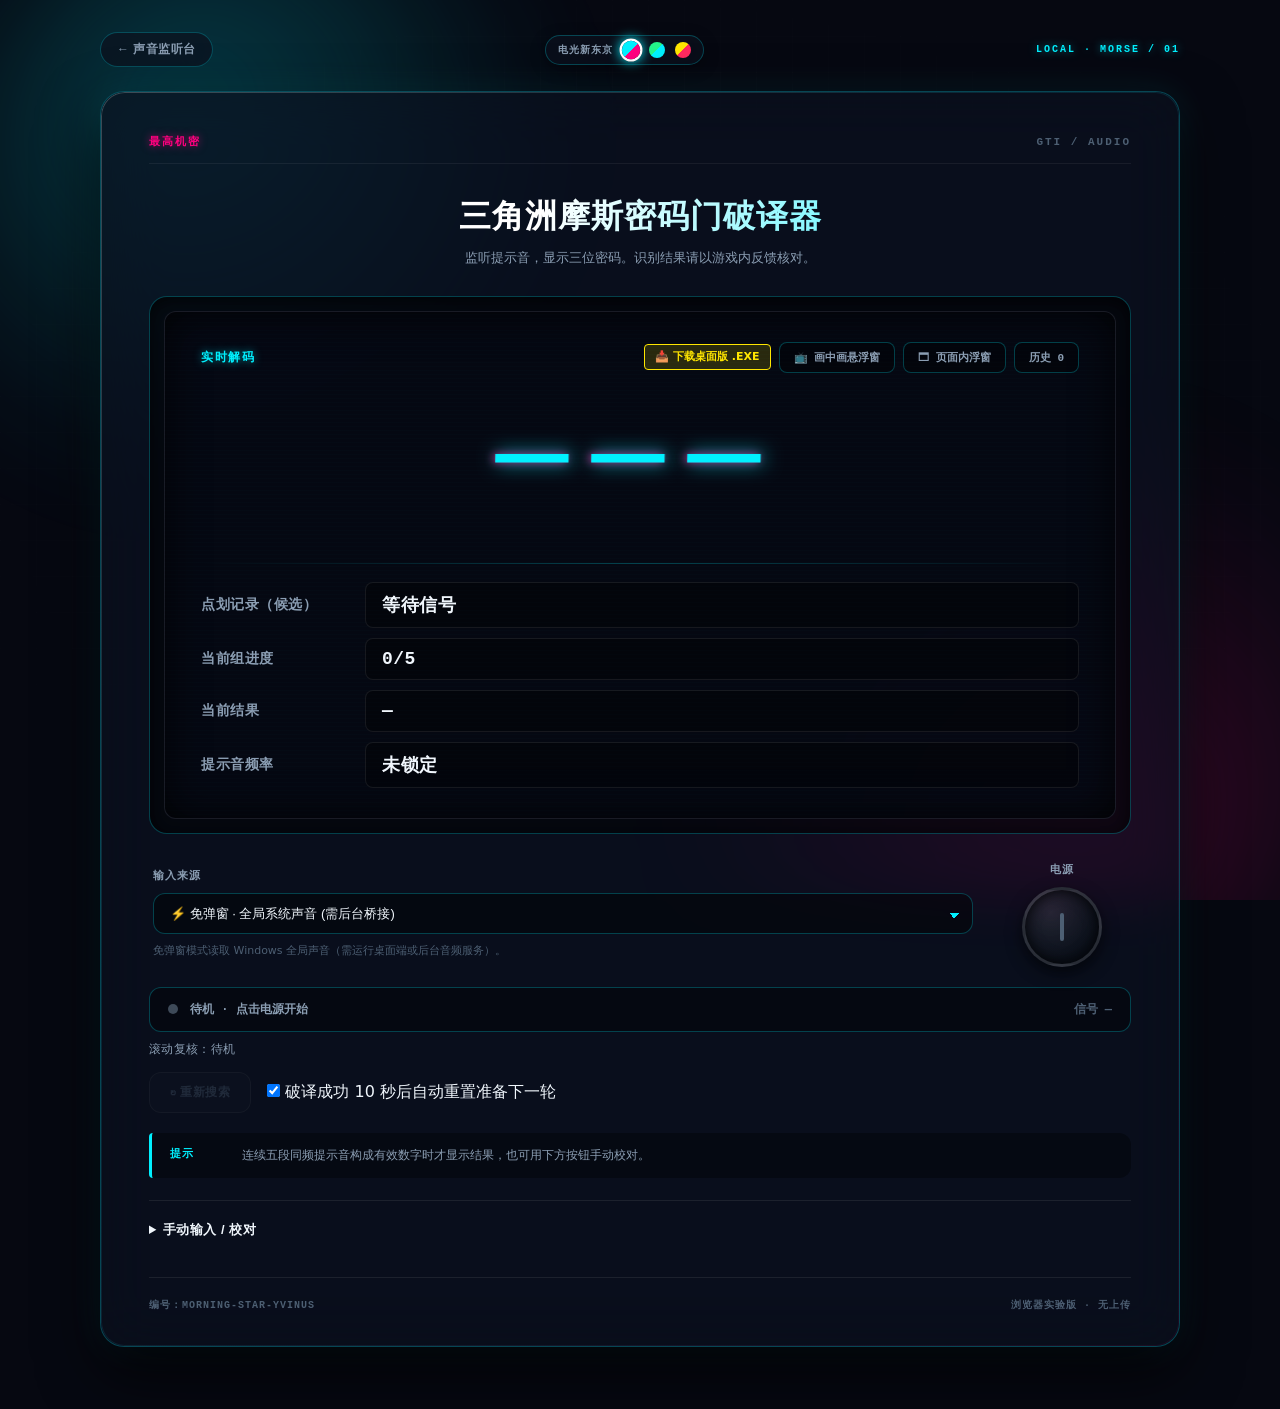
<file: index.html>
<!doctype html>
<html lang="zh-CN">
<head>
  <meta charset="UTF-8" />
  <meta http-equiv="refresh" content="0; url=web/morse.html" />
  <title>三角洲摩斯密码门破译器 · DeltaForceMoss</title>
</head>
<body>
  <p>正在跳转至三角洲摩斯密码门破译器... <a href="web/morse.html">点击此处直接进入</a></p>
</body>
</html>
</file>
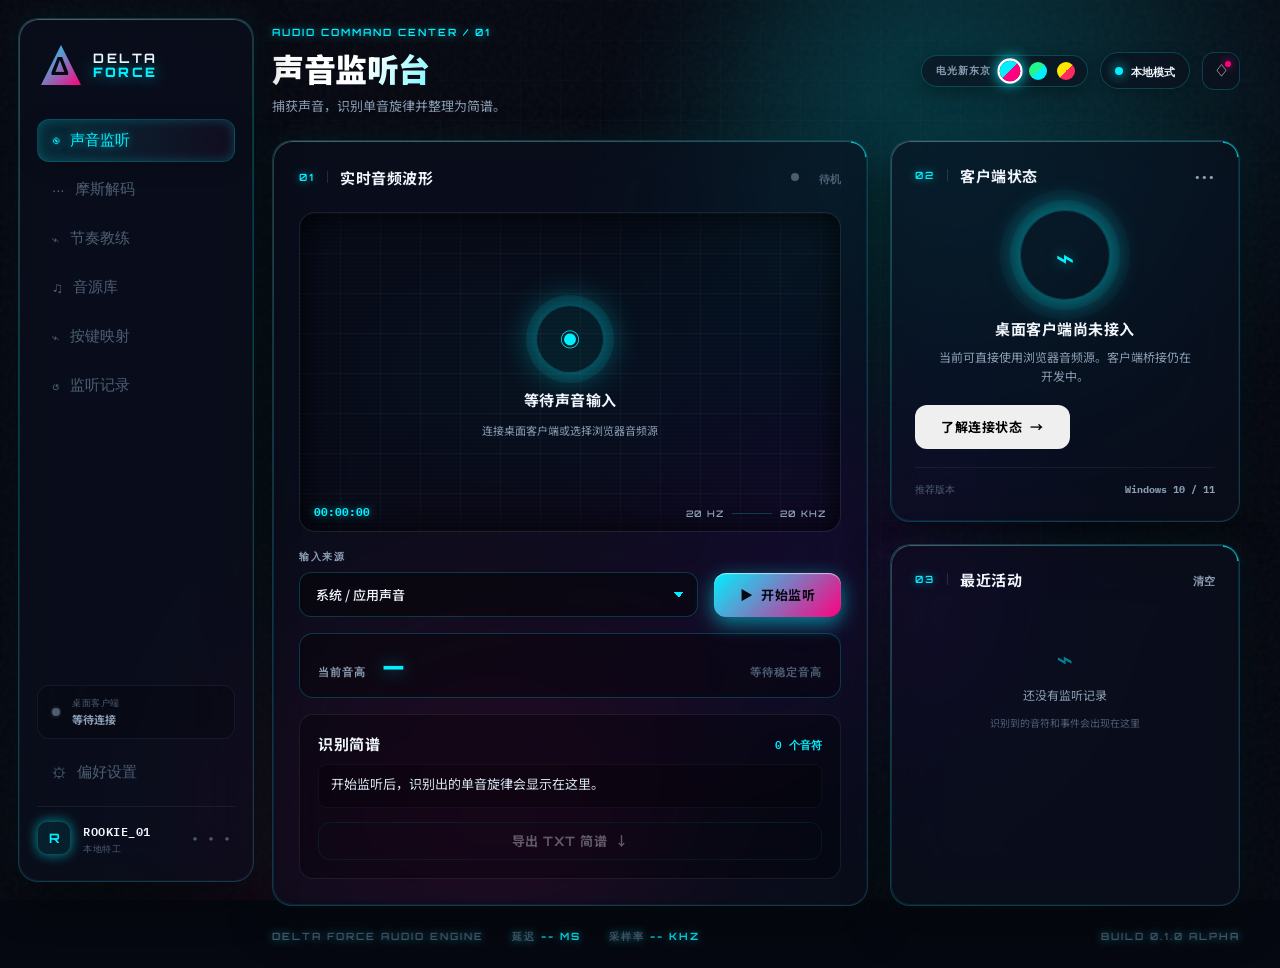
<file: web/index.html>
<!doctype html>
<html lang="zh-CN">
<head>
  <meta charset="UTF-8" />
  <meta name="viewport" content="width=device-width, initial-scale=1.0" />
  <meta name="theme-color" content="#07100e" />
  <title>Delta Force · 声音监听台</title>
  <link rel="stylesheet" href="styles.css" />
</head>
<body>
  <div class="grain"></div>
  <div class="cyber-grid" aria-hidden="true"></div>
  <div class="liquid-orbs" aria-hidden="true">
    <div class="orb orb-1"></div>
    <div class="orb orb-2"></div>
    <div class="orb orb-3"></div>
  </div>

  <aside class="sidebar">
    <a class="brand" href="#" aria-label="Delta Force 首页">
      <span class="brand-mark">Δ</span><span>DELTA<br><b>FORCE</b></span>
    </a>
    <nav aria-label="主导航">
      <button class="nav-item active" data-view="monitor"><span>◉</span><span>声音监听</span></button>
      <button class="nav-item" data-view="morse"><span>···</span><span>摩斯解码</span></button>
      <button class="nav-item" data-view="coach"><span>⌁</span><span>节奏教练</span></button>
      <button class="nav-item" data-view="library"><span>♫</span><span>音源库</span></button>
      <button class="nav-item" data-view="mapping"><span>⌁</span><span>按键映射</span></button>
      <button class="nav-item" data-view="history"><span>↺</span><span>监听记录</span></button>
    </nav>
    <div class="sidebar-bottom">
      <div class="device-mini"><span class="dot"></span><div><small>桌面客户端</small><strong>等待连接</strong></div></div>
      <button class="nav-item" id="settings"><span>⚙</span><span>偏好设置</span></button>
      <div class="profile"><div class="avatar">R</div><div><strong>ROOKIE_01</strong><small>本地特工</small></div><span>•••</span></div>
    </div>
  </aside>

  <main>
    <header>
      <div><div class="eyebrow">AUDIO COMMAND CENTER / 01</div><h1>声音监听台</h1><p>捕获声音，识别单音旋律并整理为简谱。</p></div>
      <div class="header-actions">
        <div class="theme-capsule" data-theme-switcher title="切换赛博液态主题">
          <span class="theme-capsule-label" id="currentThemeName">电光新东京</span>
          <div class="theme-picker">
            <button class="theme-btn active" data-theme="cyber-neon" title="电光新东京 (青/粉)" type="button"></button>
            <button class="theme-btn" data-theme="acid-matrix" title="战术矩阵 (绿/青)" type="button"></button>
            <button class="theme-btn" data-theme="night-city" title="夜之城 (金/橙)" type="button"></button>
          </div>
        </div>
        <span class="badge"><i></i> 本地模式</span>
        <button class="icon-btn" aria-label="通知">♢<em></em></button>
      </div>
    </header>

    <section class="dashboard">
      <article class="panel monitor-card">
        <div class="panel-head"><div><span class="section-no">01</span><h2>实时音频波形</h2></div><div class="status" id="status"><i></i>待机</div></div>
        <div class="visualizer-wrap">
          <canvas id="visualizer" aria-label="实时音频波形"></canvas>
          <div class="empty-state" id="emptyState"><div class="pulse"><span>◉</span></div><strong>等待声音输入</strong><small>连接桌面客户端或选择浏览器音频源</small></div>
          <div class="timecode" id="timecode">00:00:00</div>
          <div class="hz">20 HZ <span></span> 20 KHZ</div>
        </div>
        <div class="controls">
          <label class="select-label">输入来源<select id="source"><option value="screen">系统 / 应用声音</option><option value="mic">麦克风</option><option value="file">本地音频文件</option></select></label>
          <button class="primary" id="listenBtn"><span>▶</span> 开始监听</button>
          <input id="fileInput" type="file" accept="audio/*" hidden>
        </div>
        <div class="pitch-readout" aria-live="polite"><span>当前音高</span><strong id="currentNote">—</strong><small id="frequency">等待稳定音高</small></div>
        <section class="score-panel" aria-label="识别简谱">
          <div class="panel-head"><h2>识别简谱</h2><span id="noteCount">0 个音符</span></div>
          <p id="noteOutput">开始监听后，识别出的单音旋律会显示在这里。</p>
          <button class="outline" id="exportBtn" disabled>导出 TXT 简谱 <span>↓</span></button>
        </section>
      </article>

      <aside class="right-column">
        <article class="panel client-card">
          <div class="panel-head"><div><span class="section-no">02</span><h2>客户端状态</h2></div><button class="more">•••</button></div>
          <div class="connection-orb"><div class="rings"><span>⌁</span></div></div>
          <h3>桌面客户端尚未接入</h3><p>当前可直接使用浏览器音频源。客户端桥接仍在开发中。</p>
          <button class="outline" id="connectBtn">了解连接状态 <span>→</span></button>
          <div class="client-meta"><span>推荐版本</span><b>Windows 10 / 11</b></div>
        </article>

        <article class="panel activity-card">
          <div class="panel-head"><div><span class="section-no">03</span><h2>最近活动</h2></div><button class="text-btn" id="clearBtn">清空</button></div>
          <div id="activityList"><div class="activity-empty"><span>⌁</span><p>还没有监听记录</p><small>识别到的音符和事件会出现在这里</small></div></div>
        </article>
      </aside>
    </section>

    <footer><span>DELTA FORCE AUDIO ENGINE</span><span>延迟 <b id="latency">-- MS</b></span><span>采样率 <b id="sampleRate">-- KHZ</b></span><span class="spacer"></span><span>BUILD 0.1.0 ALPHA</span></footer>
  </main>
  <div class="toast" id="toast"></div>
  <script type="module" src="app.js"></script>
</body>
</html>
</file>
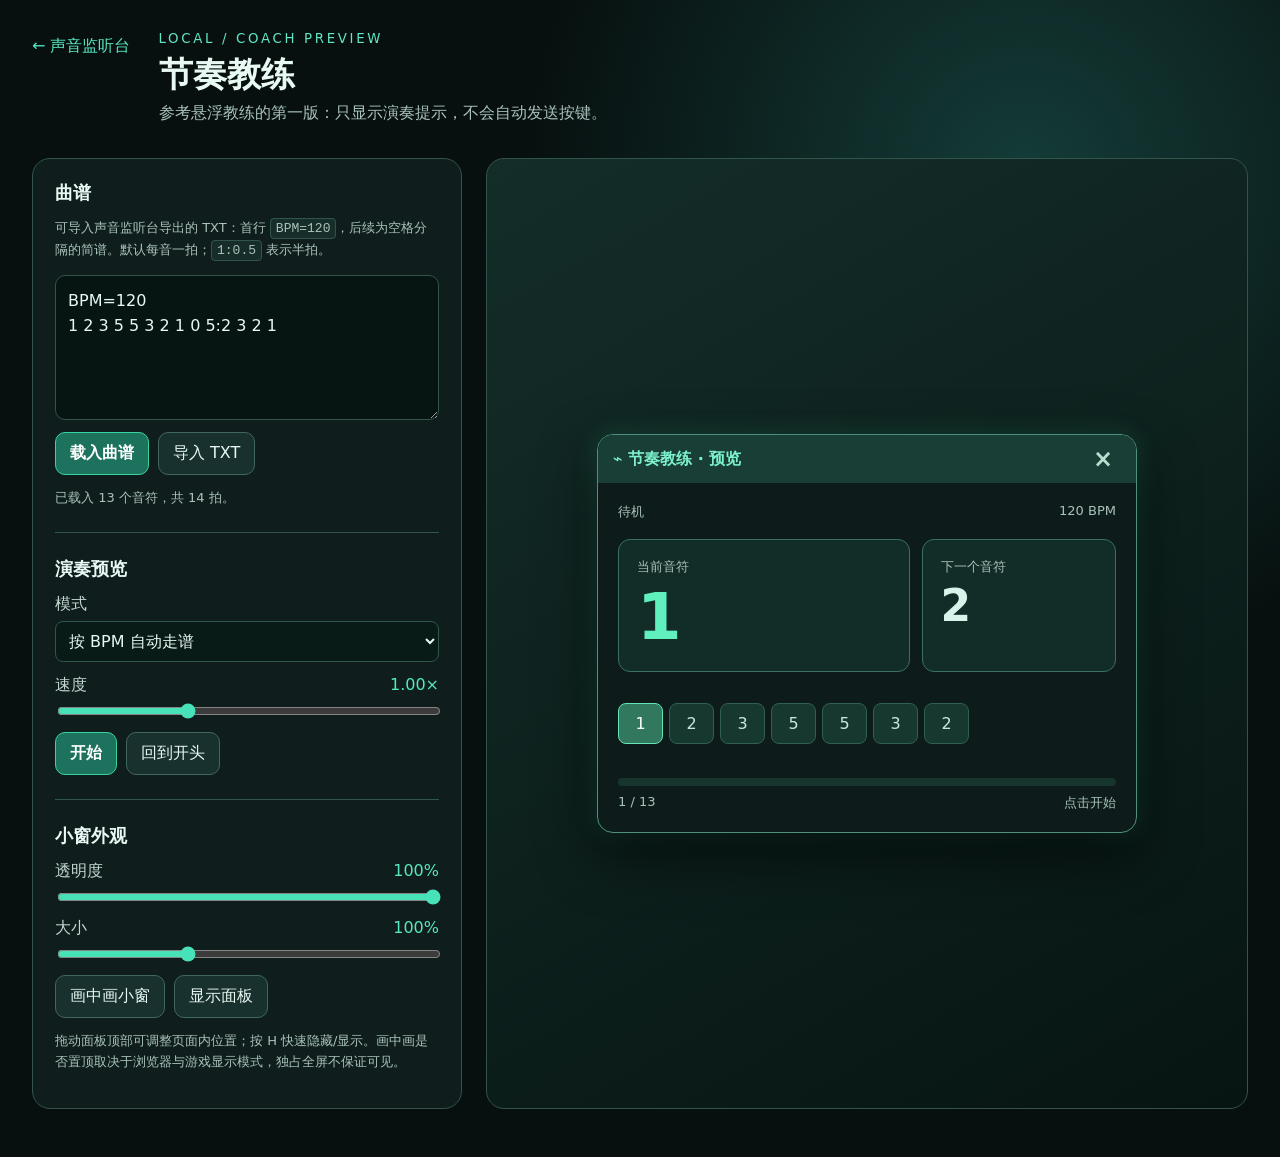
<file: web/coach.html>
<!doctype html>
<html lang="zh-CN">
<head>
  <meta charset="UTF-8" />
  <meta name="viewport" content="width=device-width, initial-scale=1" />
  <title>节奏教练 · Delta Force Audio</title>
  <link rel="stylesheet" href="coach.css" />
</head>
<body>
  <header class="page-head">
    <a href="index.html">← 声音监听台</a>
    <div><small>LOCAL / COACH PREVIEW</small><h1>节奏教练</h1><p>参考悬浮教练的第一版：只显示演奏提示，不会自动发送按键。</p></div>
  </header>
  <main class="layout">
    <section class="setup" aria-label="曲谱与教练设置">
      <h2>曲谱</h2>
      <p class="help">可导入声音监听台导出的 TXT：首行 <code>BPM=120</code>，后续为空格分隔的简谱。默认每音一拍；<code>1:0.5</code> 表示半拍。</p>
      <textarea id="scoreInput" spellcheck="false" aria-label="曲谱内容">BPM=120
1 2 3 5 5 3 2 1 0 5:2 3 2 1</textarea>
      <div class="row">
        <button id="loadBtn" class="primary">载入曲谱</button>
        <button id="importBtn">导入 TXT</button>
        <input id="scoreFile" type="file" accept=".txt,text/plain" hidden />
      </div>
      <p id="parseStatus" class="hint" role="status">示例曲谱已就绪。</p>
      <div class="divider"></div>
      <h2>演奏预览</h2>
      <label>模式<select id="mode"><option value="auto">按 BPM 自动走谱</option><option value="wait">等待按空格逐音前进</option></select></label>
      <label>速度 <output id="speedValue">1.00×</output><input id="speed" type="range" min="0.5" max="2" step="0.05" value="1" /></label>
      <div class="row">
        <button id="playBtn" class="primary">开始</button>
        <button id="resetBtn">回到开头</button>
      </div>
      <div class="divider"></div>
      <h2>小窗外观</h2>
      <label>透明度 <output id="opacityValue">100%</output><input id="opacity" type="range" min="40" max="100" step="5" value="100" /></label>
      <label>大小 <output id="scaleValue">100%</output><input id="scale" type="range" min="75" max="150" step="5" value="100" /></label>
      <div class="row">
        <button id="pipBtn">画中画小窗</button>
        <button id="showBtn">显示面板</button>
      </div>
      <p class="hint">拖动面板顶部可调整页面内位置；按 H 快速隐藏/显示。画中画是否置顶取决于浏览器与游戏显示模式，独占全屏不保证可见。</p>
    </section>
    <section id="panelDock" class="dock" aria-label="教练面板预览">
      <div id="coachPanel" class="coach-panel">
        <div id="dragHandle" class="panel-head"><span>⌁ 节奏教练 · 预览</span><button id="hideBtn" aria-label="隐藏教练面板">×</button></div>
        <div class="panel-body">
          <div class="meta"><span id="coachState">待机</span><span id="coachBpm">120 BPM</span></div>
          <div class="note-grid">
            <div><small>当前音符</small><strong id="currentNote">1</strong></div>
            <div><small>下一个音符</small><strong id="nextNote">2</strong></div>
          </div>
          <div class="timeline" id="timeline" aria-label="后续音符"></div>
          <div class="progress-track"><div id="progressFill"></div></div>
          <div class="progress-meta"><span id="progressText">1 / 13</span><span id="coachPrompt">准备开始</span></div>
        </div>
      </div>
    </section>
  </main>
  <script type="module" src="coach.js"></script>
</body>
</html>
</file>
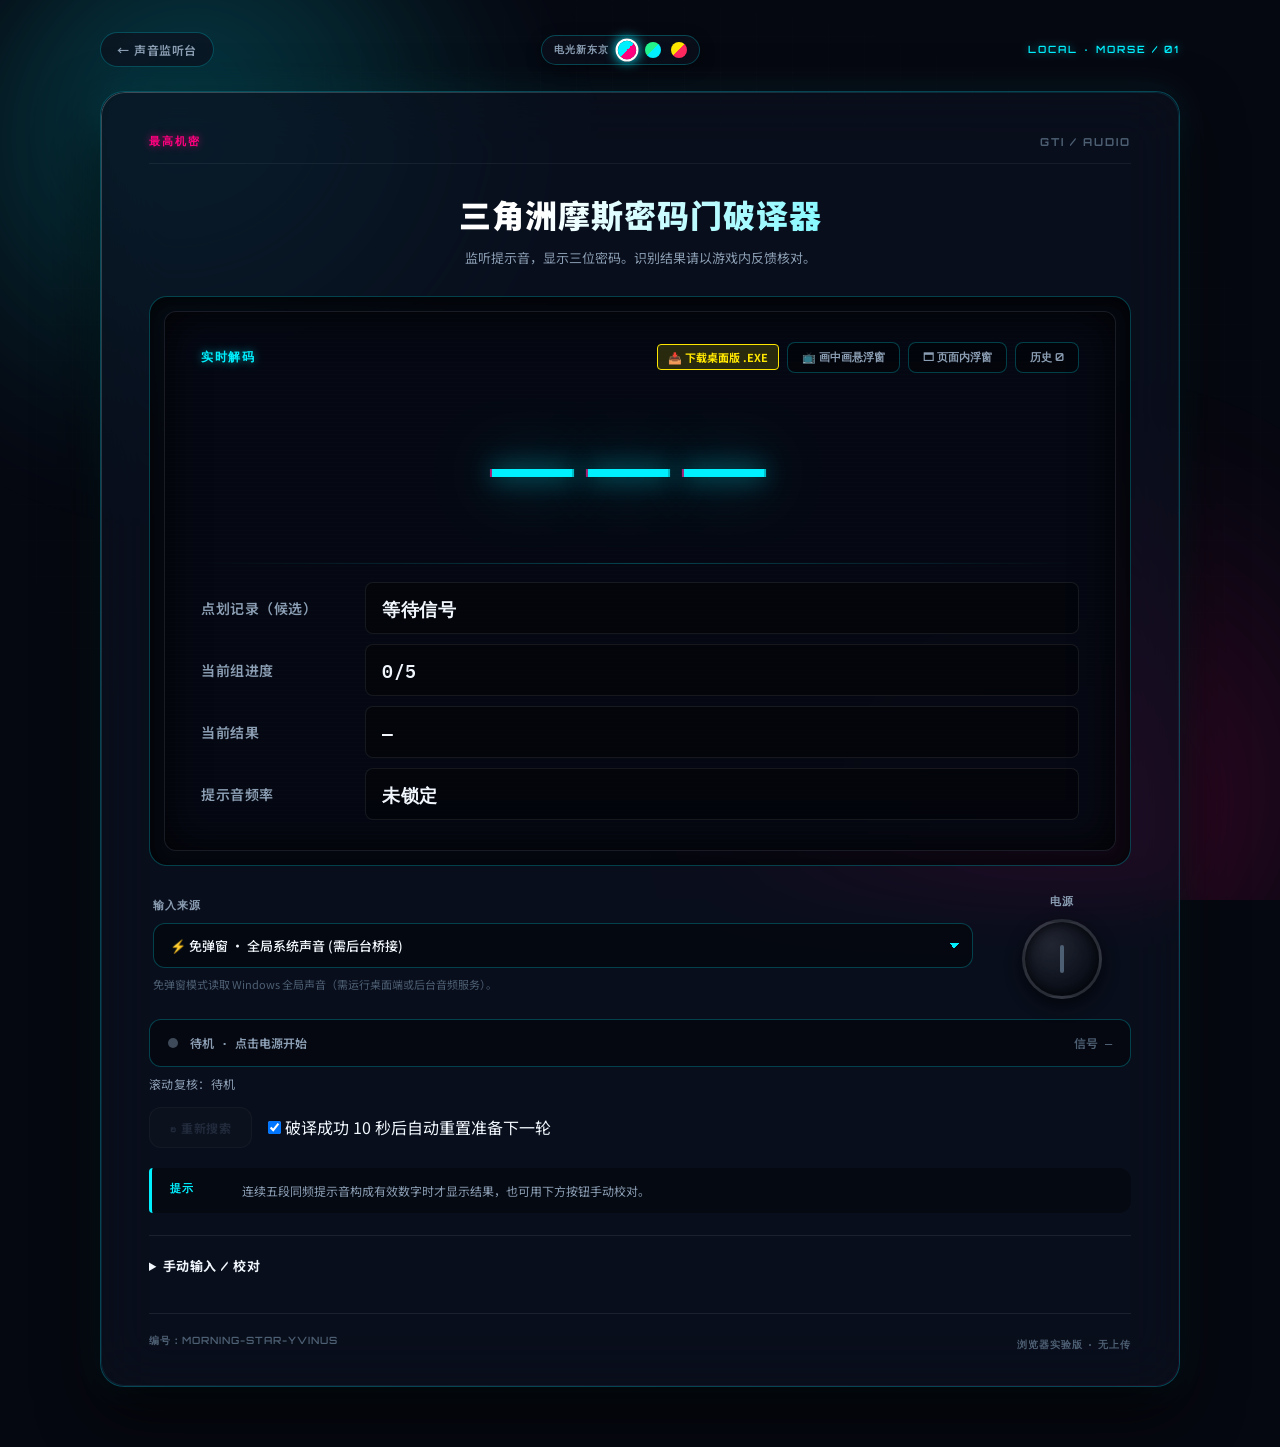
<file: web/morse.html>
<!doctype html>
<html lang="zh-CN">
<head>
  <meta charset="UTF-8" />
  <meta name="viewport" content="width=device-width, initial-scale=1" />
  <meta name="theme-color" content="#171d1d" />
  <title>摩斯密码门解码台 · Delta Force Audio</title>
  <link rel="stylesheet" href="morse.css" />
  <link rel="stylesheet" href="morse-controls.css" />
</head>
<body>
  <div class="grain"></div>
  <div class="cyber-grid" aria-hidden="true"></div>
  <div class="liquid-orbs" aria-hidden="true">
    <div class="orb orb-1"></div>
    <div class="orb orb-2"></div>
  </div>

  <main class="shell">
    <header class="topbar">
      <a href="index.html" class="back">← 声音监听台</a>
      <div class="theme-capsule" data-theme-switcher title="切换赛博液态主题">
        <span class="theme-capsule-label" id="currentThemeName">电光新东京</span>
        <div class="theme-picker">
          <button class="theme-btn active" data-theme="cyber-neon" title="电光新东京 (青/粉)" type="button"></button>
          <button class="theme-btn" data-theme="acid-matrix" title="战术矩阵 (绿/青)" type="button"></button>
          <button class="theme-btn" data-theme="night-city" title="夜之城 (金/橙)" type="button"></button>
        </div>
      </div>
      <span class="top-tag">LOCAL · MORSE / 01</span>
    </header>

    <section class="machine" aria-labelledby="title">
      <div class="machine-heading"><span>最高机密</span><span>GTI / AUDIO</span></div>
      <h1 id="title" data-text="三角洲摩斯密码门破译器">三角洲摩斯密码门破译器</h1>
      <p class="subtitle">监听提示音，显示三位密码。识别结果请以游戏内反馈核对。</p>

      <div class="display-frame">
        <div class="display">
          <div class="display-top">
            <span class="small-label">实时解码</span>
            <div class="display-actions">
              <a id="downloadExeBtn" class="compact-btn download-btn" href="https://github.com/MorningStar-Lu/DeltaForceMoss/releases/download/v1.0.0/DeltaForceMoss.exe" target="_blank" title="下载 Windows 桌面单文件 EXE (免弹窗+突破全屏浮窗)">📥 下载桌面版 .EXE</a>
              <button id="pipToggleBtn" class="compact-btn" type="button" title="开启系统画中画置顶悬浮窗 (Chrome/Edge)">📺 画中画悬浮窗</button>
              <button id="compactToggleBtn" class="compact-btn" type="button" title="切换页面内极简浮窗">🗖 页面内浮窗</button>
              <button id="historyBtn" type="button">历史 <span id="historyCount">0</span></button>
            </div>
          </div>
          <div class="digits" id="digits" aria-live="polite">───</div>
          <div class="display-divider"></div>
          <div class="readout"><span>点划记录（候选）</span><strong id="symbols">等待信号</strong></div>
          <div class="readout"><span>当前组进度</span><strong id="pulseProgress">0/5</strong></div>
          <div class="readout"><span>当前结果</span><strong id="currentResult">—</strong></div>
          <div class="readout"><span>提示音频率</span><strong id="frequency">未锁定</strong></div>
        </div>
      </div>

      <!-- 极简浮窗 (Compact Overlay) -->
      <div id="compactOverlay" class="compact-overlay" hidden>
        <div class="compact-drag-handle">
          <span class="compact-title">密码门破译 · 浮窗</span>
          <button id="exitCompactBtn" class="compact-exit-btn" type="button" title="展开全功能面板">🗗 展开</button>
        </div>
        <div class="compact-body">
          <div class="compact-digits-wrapper">
            <span class="compact-label">解码密码</span>
            <div id="compactDigits" class="compact-digits">───</div>
          </div>
          <div class="compact-divider"></div>
          <div class="compact-readout">
            <span class="compact-label">候选斜杠 / 点划</span>
            <div id="compactCandidate" class="compact-candidate">/ / / (等待信号)</div>
          </div>
        </div>
      </div>

      <div class="control-grid">
        <div class="source-control">
          <label for="source">输入来源</label>
          <select id="source">
            <option value="wasapi">⚡ 免弹窗 · 全局系统声音 (需后台桥接)</option>
            <option value="screen">系统 / 游戏共享音频 (浏览器弹窗)</option>
            <option value="mic">麦克风</option>
            <option value="file">本地音频文件</option>
          </select>
          <input id="audioFile" type="file" accept="audio/*" hidden />
          <p id="sourceDesc">免弹窗模式读取 Windows 全局声音（需运行桌面端或后台音频服务）。</p>
        </div>
        <div class="power-block">
          <span>电源</span>
          <button id="powerBtn" class="power" type="button" aria-label="开始监听" aria-pressed="false"><span></span></button>
        </div>
      </div>

      <div class="status-row"><span class="lamp" id="lamp"></span><span id="status">待机 · 点击电源开始</span><span id="signalLevel">信号 —</span></div>
      <p class="rolling-status" id="rollingStatus" aria-live="polite">滚动复核：待机</p>
      <div class="search-row">
        <button id="searchBtn" type="button" disabled>↻ 重新搜索</button>
        <label class="auto-reset-label" title="开启后，完成三位解码 10 秒后会自动重置屏幕准备下一轮破译">
          <input type="checkbox" id="autoResetCheck" checked /> 破译成功 10 秒后自动重置准备下一轮
        </label>
      </div>
      <div class="search-row" id="diagnosticRow" hidden><button id="diagnosticBtn" type="button" disabled>● 开始诊断录制</button><span id="diagnosticNote">仅在点击后录制当前输入的音频及识别日志；停止时下载到本机，不会上传。可能录到语音，分享前请检查。最长 2 分钟。</span></div>
      <div class="hint-box"><span>提示</span><p id="hint">连续五段同频提示音构成有效数字时才显示结果，也可用下方按钮手动校对。</p></div>

      <details class="manual">
        <summary>手动输入 / 校对</summary>
        <p>每组五个符号自动转换为一位数字。音频识别不确定时，可手动修正。</p>
        <div class="manual-actions">
          <button id="dotBtn" type="button">· <small>短音</small></button>
          <button id="dashBtn" type="button">— <small>长音</small></button>
          <button id="undoBtn" type="button">↶ <small>撤销</small></button>
          <button id="resetBtn" type="button">⌁ <small>清空本轮</small></button>
        </div>
      </details>

      <section class="history" id="historyPanel" hidden aria-label="解码历史">
        <div class="section-head"><h2>本次历史</h2><button id="clearHistoryBtn" type="button">清空</button></div>
        <div id="historyList" class="history-list"><p class="empty">还没有解码记录</p></div>
      </section>

      <footer><span>编号：MORNING-STAR-YVINUS</span><span>浏览器实验版 · 无上传</span></footer>
    </section>
  </main>
  <script type="module" src="morse.js"></script>
</body>
</html>
</file>
<file: web/styles.css>
@import url('https://fonts.googleapis.com/css2?family=IBM+Plex+Mono:ital,wght@0,400;0,500;0,600;0,700;1,400&family=Noto+Sans+SC:wght@400;500;600;700;900&family=Orbitron:wght@500;700;900&display=swap');

/* =========================================================
   赛博液态玻璃设计系统 (Cyber Liquid Glassmorphism Tokens)
   ========================================================= */
:root,
html[data-theme="cyber-neon"] {
  --theme-id: 'cyber-neon';
  --accent-primary: #00f0ff;      /* 电光青 */
  --accent-secondary: #ff007f;    /* 霓虹洋红 */
  --accent-tertiary: #9d00ff;     /* 赛博紫罗兰 */
  --accent-glow-pri: rgba(0, 240, 255, 0.55);
  --accent-glow-sec: rgba(255, 0, 127, 0.55);
  --orb-1: radial-gradient(circle at 35% 35%, rgba(0, 240, 255, 0.28) 0%, rgba(0, 240, 255, 0) 70%);
  --orb-2: radial-gradient(circle at 65% 65%, rgba(255, 0, 127, 0.25) 0%, rgba(255, 0, 127, 0) 70%);
  --orb-3: radial-gradient(circle at 50% 50%, rgba(157, 0, 255, 0.2) 0%, rgba(157, 0, 255, 0) 75%);
  --bg-base: #060811;
  --panel-bg: rgba(11, 16, 28, 0.65);
  --panel-bg-hover: rgba(16, 24, 42, 0.75);
  --panel-border: rgba(0, 240, 255, 0.22);
  --panel-border-hover: rgba(0, 240, 255, 0.5);
  --glass-specular: linear-gradient(135deg, rgba(255, 255, 255, 0.22) 0%, rgba(0, 240, 255, 0.12) 40%, rgba(255, 0, 127, 0.08) 100%);
  --glass-shadow: 0 16px 40px rgba(0, 0, 0, 0.65), 0 0 35px rgba(0, 240, 255, 0.08), inset 0 1px 1px rgba(255, 255, 255, 0.15);
  --text-main: #f0f6fc;
  --text-muted: #8b9eb3;
  --text-dim: #4d5f73;
  --sidebar-w: 236px;
}

html[data-theme="acid-matrix"] {
  --theme-id: 'acid-matrix';
  --accent-primary: #25f48b;      /* 战术矩阵荧光绿 */
  --accent-secondary: #00f0ff;    /* 特战电光青 */
  --accent-tertiary: #bbfb06;     /* 警示酸黄 */
  --accent-glow-pri: rgba(37, 244, 139, 0.55);
  --accent-glow-sec: rgba(0, 240, 255, 0.55);
  --orb-1: radial-gradient(circle at 35% 35%, rgba(37, 244, 139, 0.25) 0%, rgba(37, 244, 139, 0) 70%);
  --orb-2: radial-gradient(circle at 65% 65%, rgba(0, 240, 255, 0.22) 0%, rgba(0, 240, 255, 0) 70%);
  --orb-3: radial-gradient(circle at 50% 50%, rgba(187, 251, 6, 0.18) 0%, rgba(187, 251, 6, 0) 75%);
  --bg-base: #040d0a;
  --panel-bg: rgba(6, 20, 16, 0.65);
  --panel-bg-hover: rgba(10, 32, 25, 0.75);
  --panel-border: rgba(37, 244, 139, 0.25);
  --panel-border-hover: rgba(37, 244, 139, 0.55);
  --glass-specular: linear-gradient(135deg, rgba(255, 255, 255, 0.22) 0%, rgba(37, 244, 139, 0.15) 45%, rgba(0, 240, 255, 0.08) 100%);
  --glass-shadow: 0 16px 40px rgba(0, 0, 0, 0.65), 0 0 35px rgba(37, 244, 139, 0.08), inset 0 1px 1px rgba(255, 255, 255, 0.15);
  --text-main: #edf9f4;
  --text-muted: #86a69a;
  --text-dim: #446156;
}

html[data-theme="night-city"] {
  --theme-id: 'night-city';
  --accent-primary: #ffe600;      /* 赛博金黄 */
  --accent-secondary: #ff2a5f;    /* 霓虹炽粉 */
  --accent-tertiary: #ff6a00;     /* 焰光橙 */
  --accent-glow-pri: rgba(255, 230, 0, 0.55);
  --accent-glow-sec: rgba(255, 42, 95, 0.55);
  --orb-1: radial-gradient(circle at 35% 35%, rgba(255, 230, 0, 0.24) 0%, rgba(255, 230, 0, 0) 70%);
  --orb-2: radial-gradient(circle at 65% 65%, rgba(255, 42, 95, 0.25) 0%, rgba(255, 42, 95, 0) 70%);
  --orb-3: radial-gradient(circle at 50% 50%, rgba(255, 106, 0, 0.2) 0%, rgba(255, 106, 0, 0) 75%);
  --bg-base: #0a0808;
  --panel-bg: rgba(22, 17, 18, 0.68);
  --panel-bg-hover: rgba(34, 25, 27, 0.78);
  --panel-border: rgba(255, 230, 0, 0.22);
  --panel-border-hover: rgba(255, 230, 0, 0.55);
  --glass-specular: linear-gradient(135deg, rgba(255, 255, 255, 0.22) 0%, rgba(255, 230, 0, 0.12) 45%, rgba(255, 42, 95, 0.1) 100%);
  --glass-shadow: 0 16px 40px rgba(0, 0, 0, 0.65), 0 0 35px rgba(255, 230, 0, 0.08), inset 0 1px 1px rgba(255, 255, 255, 0.15);
  --text-main: #fffdf2;
  --text-muted: #ad9f92;
  --text-dim: #635850;
}

/* =========================================================
   全局重置与液态背景层
   ========================================================= */
* {
  box-sizing: border-box;
  margin: 0;
  padding: 0;
}

body {
  background-color: var(--bg-base);
  color: var(--text-main);
  font-family: 'Noto Sans SC', system-ui, -apple-system, sans-serif;
  min-height: 100vh;
  position: relative;
  overflow-x: hidden;
  line-height: 1.5;
  transition: background-color 0.4s ease, color 0.4s ease;
}

/* 液态光晕球（Fluid Ambient Orbs） */
.liquid-orbs {
  position: fixed;
  inset: 0;
  pointer-events: none;
  z-index: 0;
  overflow: hidden;
}

.liquid-orbs .orb {
  position: absolute;
  border-radius: 50%;
  filter: blur(75px);
  will-change: transform;
  opacity: 0.85;
}

.liquid-orbs .orb-1 {
  width: 650px;
  height: 650px;
  background: var(--orb-1);
  top: -15%;
  right: -5%;
  animation: orbFloat1 22s ease-in-out infinite alternate;
}

.liquid-orbs .orb-2 {
  width: 580px;
  height: 580px;
  background: var(--orb-2);
  bottom: -15%;
  left: 10%;
  animation: orbFloat2 26s ease-in-out infinite alternate;
}

.liquid-orbs .orb-3 {
  width: 500px;
  height: 500px;
  background: var(--orb-3);
  top: 35%;
  left: 45%;
  animation: orbFloat3 18s ease-in-out infinite alternate;
}

@keyframes orbFloat1 {
  0% { transform: translate(0, 0) scale(1); }
  50% { transform: translate(-80px, 90px) scale(1.12); }
  100% { transform: translate(60px, 140px) scale(0.95); }
}

@keyframes orbFloat2 {
  0% { transform: translate(0, 0) scale(1); }
  50% { transform: translate(110px, -70px) scale(1.18); }
  100% { transform: translate(-50px, -110px) scale(0.9); }
}

@keyframes orbFloat3 {
  0% { transform: translate(0, 0) scale(0.9); }
  50% { transform: translate(-100px, -50px) scale(1.2); }
  100% { transform: translate(70px, 60px) scale(1.05); }
}

/* 赛博网格与微光噪点 */
.cyber-grid {
  position: fixed;
  inset: 0;
  pointer-events: none;
  z-index: 0;
  background-image: 
    linear-gradient(to right, rgba(255, 255, 255, 0.02) 1px, transparent 1px),
    linear-gradient(to bottom, rgba(255, 255, 255, 0.02) 1px, transparent 1px);
  background-size: 40px 40px;
  mask-image: radial-gradient(ellipse at 60% 40%, #000 30%, transparent 80%);
}

.grain {
  position: fixed;
  inset: 0;
  pointer-events: none;
  opacity: 0.08;
  z-index: 1;
  background-image: url("data:image/svg+xml,%3Csvg viewBox='0 0 200 200' xmlns='http://www.w3.org/2000/svg'%3E%3Cfilter id='n'%3E%3CfeTurbulence type='fractalNoise' baseFrequency='.85' numOctaves='3' stitchTiles='stitch'/%3E%3C/filter%3E%3Crect width='100%25' height='100%25' filter='url(%23n)' opacity='.5'/%3E%3C/svg%3E");
}

/* =========================================================
   液态玻璃悬浮侧边栏 (Floating Liquid Glass Sidebar)
   ========================================================= */
.sidebar {
  position: fixed;
  top: 18px;
  bottom: 18px;
  left: 18px;
  width: var(--sidebar-w);
  background: var(--panel-bg);
  backdrop-filter: blur(28px) saturate(190%);
  -webkit-backdrop-filter: blur(28px) saturate(190%);
  border: 1px solid var(--panel-border);
  border-radius: 20px;
  padding: 26px 18px;
  display: flex;
  flex-direction: column;
  z-index: 10;
  box-shadow: var(--glass-shadow);
  transition: all 0.35s cubic-bezier(0.16, 1, 0.3, 1);
}

.sidebar::before {
  content: "";
  position: absolute;
  inset: 0;
  border-radius: 20px;
  padding: 1px;
  background: var(--glass-specular);
  -webkit-mask: linear-gradient(#fff 0 0) content-box, linear-gradient(#fff 0 0);
  -webkit-mask-composite: xor;
  mask-composite: exclude;
  pointer-events: none;
}

.brand {
  display: flex;
  gap: 12px;
  align-items: center;
  color: var(--text-main);
  text-decoration: none;
  font: 700 13px/1.1 'Orbitron', 'IBM Plex Mono', sans-serif;
  letter-spacing: 2.5px;
  margin: 0 4px 34px;
  transition: transform 0.25s ease;
}

.brand:hover {
  transform: translateX(2px);
}

.brand b {
  color: var(--accent-primary);
  text-shadow: 0 0 14px var(--accent-glow-pri);
  font-weight: 900;
}

.brand-mark {
  display: grid;
  place-items: center;
  width: 40px;
  height: 40px;
  color: #060912;
  background: linear-gradient(135deg, var(--accent-primary) 0%, var(--accent-secondary) 100%);
  font-size: 26px;
  font-weight: 900;
  clip-path: polygon(50% 0%, 100% 100%, 0% 100%);
  box-shadow: 0 0 20px var(--accent-glow-pri);
  position: relative;
  transition: transform 0.3s ease, filter 0.3s ease;
}

.brand:hover .brand-mark {
  transform: rotate(5deg) scale(1.05);
  filter: brightness(1.2);
}

nav {
  display: flex;
  flex-direction: column;
  gap: 6px;
}

.nav-item {
  border: 1px solid transparent;
  background: transparent;
  color: var(--text-muted);
  padding: 11px 14px;
  text-align: left;
  border-radius: 12px;
  font: 500 13px inherit;
  cursor: pointer;
  display: flex;
  align-items: center;
  gap: 10px;
  position: relative;
  transition: all 0.25s ease;
}

.nav-item span {
  font-size: 15px;
  color: var(--text-dim);
  transition: color 0.2s ease, transform 0.2s ease;
}

.nav-item:hover {
  background: rgba(255, 255, 255, 0.05);
  color: var(--text-main);
  border-color: rgba(255, 255, 255, 0.08);
}

.nav-item:hover span {
  color: var(--accent-primary);
  transform: scale(1.15);
}

.nav-item.active {
  background: linear-gradient(90deg, rgba(0, 240, 255, 0.12), rgba(255, 0, 127, 0.04));
  color: var(--text-main);
  border-color: var(--panel-border);
  box-shadow: 0 4px 20px rgba(0, 0, 0, 0.25), inset 0 0 12px var(--panel-border);
}

.nav-item.active span {
  color: var(--accent-primary);
  text-shadow: 0 0 10px var(--accent-glow-pri);
}

.sidebar-bottom {
  margin-top: auto;
  display: flex;
  flex-direction: column;
  gap: 12px;
}

.device-mini {
  display: flex;
  align-items: center;
  gap: 12px;
  border: 1px solid rgba(255, 255, 255, 0.06);
  background: rgba(0, 0, 0, 0.2);
  border-radius: 12px;
  padding: 10px 14px;
  transition: border-color 0.25s ease;
}

.device-mini:hover {
  border-color: var(--panel-border);
}

.dot {
  width: 8px;
  height: 8px;
  border-radius: 50%;
  background: var(--text-dim);
  box-shadow: 0 0 0 2px rgba(255, 255, 255, 0.05);
}

.device-mini div {
  display: grid;
  gap: 2px;
}

.device-mini small, .profile small {
  font-size: 9px;
  color: var(--text-dim);
  letter-spacing: 0.5px;
  font-family: 'IBM Plex Mono', monospace;
}

.device-mini strong {
  font-size: 11px;
  color: var(--text-muted);
}

.profile {
  border-top: 1px solid rgba(255, 255, 255, 0.06);
  padding-top: 14px;
  display: flex;
  align-items: center;
  gap: 12px;
}

.profile > div:nth-child(2) {
  display: grid;
  gap: 1px;
}

.profile strong {
  font: 600 12px 'IBM Plex Mono', monospace;
  letter-spacing: 0.5px;
}

.profile > span:last-child {
  margin-left: auto;
  color: var(--text-dim);
  cursor: pointer;
}

.avatar {
  width: 34px;
  height: 34px;
  border: 1px solid var(--panel-border);
  border-radius: 10px;
  display: grid;
  place-items: center;
  font: 700 13px 'Orbitron', monospace;
  color: var(--accent-primary);
  background: rgba(0, 240, 255, 0.08);
  box-shadow: 0 0 12px var(--accent-glow-pri);
}

/* =========================================================
   主工作区与液态面板 (Main Workspace & Liquid Glass Panels)
   ========================================================= */
main {
  margin-left: calc(var(--sidebar-w) + 36px);
  min-height: 100vh;
  padding: 26px 40px 24px 0;
  display: flex;
  flex-direction: column;
  position: relative;
  z-index: 2;
}

/* 顶部导航与赛博状态 */
header {
  display: flex;
  align-items: center;
  justify-content: space-between;
  margin-bottom: 24px;
}

.eyebrow, .section-no, footer {
  font: 600 10px 'Orbitron', 'IBM Plex Mono', monospace;
  letter-spacing: 2px;
  color: var(--accent-primary);
  text-shadow: 0 0 8px var(--accent-glow-pri);
}

h1 {
  font-size: 32px;
  font-weight: 900;
  margin: 6px 0 4px;
  letter-spacing: -0.5px;
  background: linear-gradient(120deg, #ffffff 40%, var(--accent-primary) 100%);
  -webkit-background-clip: text;
  -webkit-text-fill-color: transparent;
}

header p {
  color: var(--text-muted);
  font-size: 13px;
}

.header-actions {
  display: flex;
  gap: 12px;
  align-items: center;
}

/* 赛博液态主题切换器 (Theme Switcher Capsule) */
.theme-capsule {
  display: flex;
  align-items: center;
  gap: 8px;
  background: var(--panel-bg);
  backdrop-filter: blur(20px);
  border: 1px solid var(--panel-border);
  padding: 4px 10px 4px 14px;
  border-radius: 30px;
  box-shadow: 0 6px 20px rgba(0, 0, 0, 0.35);
}

.theme-capsule-label {
  font: 600 10px 'Orbitron', monospace;
  color: var(--text-muted);
  letter-spacing: 1px;
}

.theme-picker {
  display: flex;
  align-items: center;
  gap: 6px;
}

.theme-btn {
  width: 22px;
  height: 22px;
  border-radius: 50%;
  border: 2px solid transparent;
  cursor: pointer;
  position: relative;
  transition: transform 0.25s ease, border-color 0.25s ease, box-shadow 0.25s ease;
  background: transparent;
  padding: 0;
}

.theme-btn::before {
  content: "";
  display: block;
  width: 100%;
  height: 100%;
  border-radius: 50%;
}

.theme-btn[data-theme="cyber-neon"]::before {
  background: linear-gradient(135deg, #00f0ff 50%, #ff007f 50%);
}

.theme-btn[data-theme="acid-matrix"]::before {
  background: linear-gradient(135deg, #25f48b 50%, #00f0ff 50%);
}

.theme-btn[data-theme="night-city"]::before {
  background: linear-gradient(135deg, #ffe600 50%, #ff2a5f 50%);
}

.theme-btn:hover {
  transform: scale(1.2);
}

.theme-btn.active {
  border-color: #ffffff;
  box-shadow: 0 0 12px var(--accent-primary);
  transform: scale(1.15);
}

.badge {
  font: 600 11px 'IBM Plex Mono', monospace;
  border: 1px solid var(--panel-border);
  background: var(--panel-bg);
  backdrop-filter: blur(16px);
  padding: 8px 14px;
  border-radius: 30px;
  color: var(--text-main);
  display: inline-flex;
  align-items: center;
  box-shadow: 0 4px 16px rgba(0, 0, 0, 0.2);
}

.badge i, .status i {
  display: inline-block;
  width: 8px;
  height: 8px;
  background: var(--accent-primary);
  border-radius: 50%;
  box-shadow: 0 0 12px var(--accent-primary);
  margin-right: 8px;
}

.icon-btn {
  position: relative;
  border: 1px solid var(--panel-border);
  background: var(--panel-bg);
  backdrop-filter: blur(16px);
  color: var(--text-main);
  width: 38px;
  height: 38px;
  border-radius: 12px;
  cursor: pointer;
  display: grid;
  place-items: center;
  transition: all 0.25s ease;
}

.icon-btn:hover {
  border-color: var(--accent-primary);
  box-shadow: 0 0 16px var(--accent-glow-pri);
  transform: translateY(-1px);
}

.icon-btn em {
  position: absolute;
  width: 6px;
  height: 6px;
  background: var(--accent-secondary);
  border-radius: 50%;
  right: 8px;
  top: 8px;
  box-shadow: 0 0 8px var(--accent-secondary);
}

/* =========================================================
   仪表盘与通用液态玻璃面板 (Dashboard & Panels)
   ========================================================= */
.dashboard {
  display: grid;
  grid-template-columns: minmax(520px, 1fr) 350px;
  gap: 22px;
  flex: 1;
}

.right-column {
  display: grid;
  grid-template-rows: auto 1fr;
  gap: 22px;
}

/* 核心液态面板 (Liquid Glass Panel) */
.panel {
  border: 1px solid var(--panel-border);
  background: var(--panel-bg);
  backdrop-filter: blur(28px) saturate(190%);
  -webkit-backdrop-filter: blur(28px) saturate(190%);
  border-radius: 20px;
  position: relative;
  box-shadow: var(--glass-shadow);
  transition: border-color 0.35s ease, background 0.35s ease, transform 0.25s ease;
  overflow: hidden;
}

.panel::before {
  content: "";
  position: absolute;
  inset: 0;
  border-radius: 20px;
  padding: 1px;
  background: var(--glass-specular);
  -webkit-mask: linear-gradient(#fff 0 0) content-box, linear-gradient(#fff 0 0);
  -webkit-mask-composite: xor;
  mask-composite: exclude;
  pointer-events: none;
}

.panel:hover {
  border-color: var(--panel-border-hover);
}

/* 装饰性赛博切角光标 */
.panel::after {
  content: "";
  position: absolute;
  top: 0;
  right: 0;
  width: 14px;
  height: 14px;
  border-top: 2px solid var(--accent-primary);
  border-right: 2px solid var(--accent-primary);
  border-top-right-radius: 18px;
  opacity: 0.7;
}

.panel-head {
  display: flex;
  justify-content: space-between;
  align-items: center;
  margin-bottom: 6px;
}

.panel-head > div {
  display: flex;
  gap: 12px;
  align-items: center;
}

.section-no {
  border-right: 1px solid rgba(255, 255, 255, 0.12);
  padding-right: 12px;
}

h2 {
  font: 700 15px 'Orbitron', 'Noto Sans SC', sans-serif;
  letter-spacing: 0.5px;
  margin: 0;
  color: var(--text-main);
}

.status {
  font: 600 11px 'IBM Plex Mono', monospace;
  color: var(--text-dim);
  display: flex;
  align-items: center;
}

.status i {
  background: #505c6d;
  box-shadow: none;
}

.status.live {
  color: var(--accent-primary);
  text-shadow: 0 0 8px var(--accent-glow-pri);
}

.status.live i {
  background: var(--accent-primary);
  box-shadow: 0 0 12px var(--accent-primary);
  animation: liveBlink 1.4s infinite;
}

@keyframes liveBlink {
  0%, 100% { opacity: 1; transform: scale(1); }
  50% { opacity: 0.4; transform: scale(0.85); }
}

/* =========================================================
   波形示波器视窗 (Waveform Visualizer HUD)
   ========================================================= */
.monitor-card {
  padding: 26px;
  display: flex;
  flex-direction: column;
}

.visualizer-wrap {
  position: relative;
  flex: 1;
  min-height: 320px;
  margin: 18px 0;
  background: 
    radial-gradient(ellipse at center, rgba(0, 240, 255, 0.03) 0%, transparent 70%),
    linear-gradient(rgba(255, 255, 255, 0.03) 1px, transparent 1px),
    linear-gradient(90deg, rgba(255, 255, 255, 0.03) 1px, transparent 1px);
  background-size: 100% 100%, 40px 40px, 40px 40px;
  border: 1px solid rgba(255, 255, 255, 0.08);
  border-radius: 16px;
  overflow: hidden;
  box-shadow: inset 0 0 40px rgba(0, 0, 0, 0.8);
}

/* 示波器扫描线动效 */
.visualizer-wrap::after {
  content: "";
  position: absolute;
  inset: 0;
  background: linear-gradient(to bottom, transparent 50%, rgba(0, 0, 0, 0.25) 51%);
  background-size: 100% 4px;
  pointer-events: none;
  opacity: 0.6;
}

canvas {
  width: 100%;
  height: 100%;
  position: absolute;
  z-index: 1;
}

.empty-state {
  position: absolute;
  inset: 0;
  display: grid;
  place-content: center;
  text-align: center;
  justify-items: center;
  gap: 10px;
  z-index: 2;
  transition: opacity 0.3s ease;
}

.empty-state.hidden {
  display: none;
}

.empty-state strong {
  font-size: 15px;
  font-weight: 700;
  letter-spacing: 0.5px;
}

.empty-state small {
  color: var(--text-muted);
  font-size: 11px;
}

.pulse {
  display: grid;
  place-items: center;
  width: 68px;
  height: 68px;
  border: 1px solid var(--panel-border);
  border-radius: 50%;
  margin-bottom: 6px;
  background: rgba(0, 240, 255, 0.05);
  box-shadow: 0 0 0 10px rgba(0, 240, 255, 0.08), 0 0 35px var(--accent-glow-pri);
  animation: pulseScale 2.4s infinite ease-out;
}

.pulse span {
  color: var(--accent-primary);
  font-size: 20px;
}

@keyframes pulseScale {
  0% { transform: scale(0.96); box-shadow: 0 0 0 0 var(--panel-border), 0 0 20px var(--accent-glow-pri); }
  50% { transform: scale(1.04); box-shadow: 0 0 0 16px rgba(0, 240, 255, 0), 0 0 40px var(--accent-glow-pri); }
  100% { transform: scale(0.96); box-shadow: 0 0 0 0 var(--panel-border), 0 0 20px var(--accent-glow-pri); }
}

.timecode {
  position: absolute;
  left: 14px;
  bottom: 12px;
  font: 700 11px 'IBM Plex Mono', monospace;
  color: var(--accent-primary);
  text-shadow: 0 0 8px var(--accent-glow-pri);
  z-index: 3;
}

.hz {
  position: absolute;
  right: 14px;
  bottom: 12px;
  color: var(--text-muted);
  font: 600 9px 'Orbitron', 'IBM Plex Mono', monospace;
  display: flex;
  align-items: center;
  gap: 8px;
  letter-spacing: 1px;
  z-index: 3;
}

.hz span {
  width: 40px;
  height: 1px;
  background: var(--panel-border);
}

/* =========================================================
   液态控制栏与音高数显 (Controls & Pitch Readout)
   ========================================================= */
.controls {
  display: flex;
  align-items: flex-end;
  gap: 16px;
  margin-bottom: 16px;
}

.select-label {
  display: grid;
  gap: 8px;
  color: var(--text-muted);
  font: 600 10px 'Orbitron', monospace;
  letter-spacing: 1.5px;
  flex: 1;
}

select {
  appearance: none;
  background: rgba(0, 0, 0, 0.4);
  color: var(--text-main);
  border: 1px solid var(--panel-border);
  padding: 12px 16px;
  border-radius: 12px;
  font: 500 13px 'Noto Sans SC', sans-serif;
  cursor: pointer;
  background-image: linear-gradient(45deg, transparent 50%, var(--accent-primary) 50%), linear-gradient(135deg, var(--accent-primary) 50%, transparent 50%);
  background-position: calc(100% - 18px) 19px, calc(100% - 13px) 19px;
  background-size: 5px 5px;
  background-repeat: no-repeat;
  transition: all 0.25s ease;
}

select:hover, select:focus {
  border-color: var(--accent-primary);
  box-shadow: 0 0 16px var(--accent-glow-pri);
  outline: none;
}

select option {
  background: #090e18;
  color: #fff;
}

/* 赛博液态主按钮 (Liquid Cyber Button) */
.primary, .outline {
  height: 44px;
  border: 0;
  border-radius: 12px;
  padding: 0 26px;
  font-family: 'Orbitron', 'Noto Sans SC', sans-serif;
  font-size: 13px;
  font-weight: 700;
  letter-spacing: 0.5px;
  cursor: pointer;
  display: inline-flex;
  align-items: center;
  justify-content: center;
  gap: 8px;
  position: relative;
  overflow: hidden;
  transition: all 0.25s cubic-bezier(0.16, 1, 0.3, 1);
}

.primary {
  background: linear-gradient(135deg, var(--accent-primary) 0%, var(--accent-secondary) 100%);
  color: #060912;
  box-shadow: 0 6px 20px var(--accent-glow-pri), inset 0 1px 1px rgba(255, 255, 255, 0.6);
}

.primary:hover {
  transform: translateY(-2px);
  box-shadow: 0 10px 28px var(--accent-glow-pri), inset 0 1px 1px rgba(255, 255, 255, 0.9);
  filter: brightness(1.15);
}

.primary:active {
  transform: translateY(0);
}

.primary.listening {
  background: linear-gradient(135deg, #ff007f 0%, #ff5252 100%);
  color: #ffffff;
  box-shadow: 0 6px 20px var(--accent-glow-sec);
}

/* 音高实时读出屏 (Pitch Readout Glass Plate) */
.pitch-readout {
  display: flex;
  align-items: baseline;
  gap: 16px;
  padding: 14px 18px;
  border: 1px solid var(--panel-border);
  background: rgba(0, 0, 0, 0.35);
  border-radius: 14px;
  margin-bottom: 16px;
}

.pitch-readout span, .pitch-readout small {
  color: var(--text-muted);
  font: 600 11px 'Orbitron', 'IBM Plex Mono', monospace;
  letter-spacing: 1px;
}

.pitch-readout strong {
  color: var(--accent-primary);
  font: 700 28px 'Orbitron', 'IBM Plex Mono', monospace;
  text-shadow: 0 0 16px var(--accent-glow-pri);
  letter-spacing: 1px;
}

.pitch-readout small {
  margin-left: auto;
  color: var(--text-dim);
}

/* 简谱输出面板 (Score Panel) */
.score-panel {
  padding: 18px;
  border: 1px solid rgba(255, 255, 255, 0.08);
  background: rgba(0, 0, 0, 0.3);
  border-radius: 14px;
}

.score-panel .panel-head {
  margin-bottom: 10px;
}

.score-panel .panel-head span {
  font: 600 11px 'IBM Plex Mono', monospace;
  color: var(--accent-primary);
}

.score-panel p {
  min-height: 44px;
  max-height: 110px;
  overflow: auto;
  line-height: 1.8;
  color: #d8e5f2;
  font: 13px/1.8 'IBM Plex Mono', 'Noto Sans SC', monospace;
  overflow-wrap: anywhere;
  padding: 8px 12px;
  background: rgba(0, 0, 0, 0.25);
  border-radius: 8px;
  border: 1px solid rgba(255, 255, 255, 0.04);
}

.score-panel .outline {
  height: 38px;
  width: 100%;
  margin-top: 14px;
  background: transparent;
  color: var(--text-main);
  border: 1px solid var(--panel-border);
}

.outline:hover:not(:disabled) {
  background: rgba(255, 255, 255, 0.06);
  border-color: var(--accent-primary);
  color: var(--accent-primary);
  box-shadow: 0 0 18px var(--accent-glow-pri);
}

.score-panel button:disabled {
  opacity: 0.35;
  cursor: not-allowed;
}

/* =========================================================
   右侧栏组件 (Client Status & Activity Stream)
   ========================================================= */
.client-card, .activity-card {
  padding: 24px;
}

.more, .text-btn {
  background: none;
  border: 0;
  color: var(--text-muted);
  cursor: pointer;
  font: 600 11px 'IBM Plex Mono', monospace;
  transition: color 0.2s ease;
}

.more:hover, .text-btn:hover {
  color: var(--accent-primary);
}

.connection-orb {
  display: grid;
  place-items: center;
  margin: 24px auto 18px;
}

.rings {
  width: 90px;
  height: 90px;
  border: 1px solid var(--panel-border);
  border-radius: 50%;
  display: grid;
  place-items: center;
  box-shadow: 
    0 0 0 10px rgba(0, 240, 255, 0.06), 
    0 0 0 20px rgba(0, 240, 255, 0.03),
    0 0 30px var(--accent-glow-pri);
  animation: orbSpin 12s linear infinite;
  position: relative;
}

@keyframes orbSpin {
  0% { transform: rotate(0deg); }
  100% { transform: rotate(360deg); }
}

.rings span {
  font-size: 32px;
  color: var(--accent-primary);
  text-shadow: 0 0 14px var(--accent-glow-pri);
}

.client-card h3 {
  text-align: center;
  font: 700 15px 'Orbitron', 'Noto Sans SC', sans-serif;
  margin: 0 0 8px;
  letter-spacing: 0.5px;
}

.client-card p {
  text-align: center;
  color: var(--text-muted);
  font-size: 12px;
  line-height: 1.6;
  max-width: 260px;
  margin: 0 auto 20px;
}

.client-meta {
  display: flex;
  justify-content: space-between;
  margin-top: 18px;
  padding-top: 14px;
  border-top: 1px solid rgba(255, 255, 255, 0.06);
  font-size: 10px;
  font-family: 'IBM Plex Mono', monospace;
  color: var(--text-dim);
}

.client-meta b {
  color: var(--text-muted);
}

.activity-card {
  min-height: 220px;
  display: flex;
  flex-direction: column;
}

.activity-empty {
  text-align: center;
  margin-top: 40px;
  color: var(--text-dim);
}

.activity-empty span {
  font-size: 28px;
  color: var(--accent-primary);
  opacity: 0.5;
}

.activity-empty p {
  font-size: 12px;
  color: var(--text-muted);
  margin: 8px 0 4px;
}

.activity-empty small {
  font-size: 10px;
}

.activity-row {
  display: flex;
  gap: 12px;
  align-items: center;
  padding: 10px 0;
  border-bottom: 1px solid rgba(255, 255, 255, 0.05);
  font-size: 12px;
}

.activity-row b {
  color: var(--accent-primary);
  font: 700 13px 'Orbitron', monospace;
  text-shadow: 0 0 8px var(--accent-glow-pri);
}

.activity-row time {
  margin-left: auto;
  color: var(--text-dim);
  font: 10px 'IBM Plex Mono', monospace;
}

/* =========================================================
   页脚与通知浮窗 (Footer & Toast)
   ========================================================= */
footer {
  display: flex;
  gap: 28px;
  padding-top: 24px;
  color: var(--text-dim);
  font-size: 10px;
}

footer b {
  color: var(--accent-primary);
}

.spacer {
  flex: 1;
}

.toast {
  position: fixed;
  right: 28px;
  bottom: 28px;
  padding: 14px 22px;
  background: var(--panel-bg);
  backdrop-filter: blur(20px);
  border: 1px solid var(--accent-primary);
  border-radius: 12px;
  color: var(--text-main);
  font: 700 12px 'Orbitron', 'Noto Sans SC', sans-serif;
  letter-spacing: 0.5px;
  box-shadow: 0 10px 30px rgba(0, 0, 0, 0.6), 0 0 25px var(--accent-glow-pri);
  transform: translateY(80px);
  opacity: 0;
  transition: all 0.3s cubic-bezier(0.16, 1, 0.3, 1);
  z-index: 99;
}

.toast.show {
  transform: translateY(0);
  opacity: 1;
}

/* =========================================================
   响应式适配 (Responsive Media Queries)
   ========================================================= */
@media (max-width: 980px) {
  :root {
    --sidebar-w: 78px;
  }
  .brand span:last-child, .nav-item span:last-child {
    display: none;
  }
  .brand {
    margin-left: 0;
    justify-content: center;
  }
  .brand-mark {
    flex: none;
  }
  .nav-item {
    justify-content: center;
    padding: 12px 0;
  }
  .nav-item span:first-child {
    font-size: 18px;
  }
  .device-mini, .profile > div:nth-child(2), .profile > span {
    display: none;
  }
  .profile {
    justify-content: center;
  }
  .dashboard {
    grid-template-columns: 1fr;
  }
  .right-column {
    grid-template-columns: 1fr 1fr;
    grid-template-rows: auto;
  }
  main {
    padding: 26px 24px;
  }
}

@media (max-width: 680px) {
  .sidebar {
    display: none;
  }
  main {
    margin: 0;
    padding: 20px 16px;
  }
  .dashboard {
    display: block;
  }
  .right-column {
    display: grid;
    grid-template-columns: 1fr;
    margin-top: 20px;
  }
  .monitor-card {
    min-height: 520px;
  }
  .controls {
    align-items: stretch;
    flex-direction: column;
  }
  .primary {
    width: 100%;
  }
  header {
    flex-direction: column;
    align-items: flex-start;
    gap: 16px;
  }
  .badge {
    display: none;
  }
  footer {
    flex-wrap: wrap;
    gap: 14px;
  }
  .spacer {
    display: none;
  }
}
</file>
<file: web/coach.css>
:root{color-scheme:dark;font-family:system-ui,-apple-system,"Noto Sans SC",sans-serif;background:#07100f;color:#e8f8f2}*{box-sizing:border-box}body{margin:0;min-height:100vh;background:radial-gradient(circle at 80% 15%,#143c38 0,transparent 35%),#07100f}button,select,textarea,input{font:inherit}button{border:1px solid #426660;border-radius:10px;background:#18312e;color:#e8f8f2;padding:10px 14px;cursor:pointer}button:hover{border-color:#4df1bd}button.primary{background:#1c725d;border-color:#37d4a2;color:white;font-weight:700}button:disabled{opacity:.55;cursor:not-allowed}a{color:#57e5c1;text-decoration:none}.page-head{max-width:1300px;margin:auto;padding:28px 32px 10px;display:flex;gap:28px;align-items:flex-start}.page-head>a{padding-top:8px;white-space:nowrap}.page-head small{color:#62e6c6;letter-spacing:.2em}.page-head h1{font-size:34px;margin:5px 0}.page-head p{color:#a9c2ba;margin:0}.layout{max-width:1300px;margin:auto;padding:24px 32px 50px;display:grid;grid-template-columns:minmax(310px,430px) minmax(350px,1fr);gap:24px}.setup,.dock{background:#10201eea;border:1px solid #31544c;border-radius:18px;padding:22px}.setup h2{margin:0 0 10px;font-size:18px}.setup p{color:#a9c2ba;line-height:1.6}.setup .help{font-size:13px}.setup code{background:#172d29;border:1px solid #31544c;border-radius:4px;padding:2px 5px}.setup textarea{display:block;width:100%;min-height:145px;resize:vertical;background:#071512;border:1px solid #31544c;border-radius:10px;color:#e8f8f2;padding:12px;line-height:1.6}.row{display:flex;gap:9px;flex-wrap:wrap;margin-top:12px}.divider{height:1px;background:#31544c;margin:24px 0}.setup label{display:block;color:#c3d8d0;margin:13px 0}.setup select{display:block;width:100%;margin-top:6px;padding:9px;background:#091b17;color:#e8f8f2;border:1px solid #31544c;border-radius:8px}.setup input[type=range]{display:block;width:100%;margin-top:7px;accent-color:#48e2b9}.setup output{float:right;color:#56e8c3}.hint{font-size:13px}.hint.error{color:#ff9e9e}.dock{min-height:460px;display:grid;place-items:center;background:linear-gradient(150deg,#142d29,#071512)}.coach-panel{width:min(100%,540px);background:#0d1c1aef;border:1px solid #4e907c;border-radius:16px;box-shadow:0 22px 55px #0009,0 0 25px #38d9a133;overflow:hidden;transform-origin:top left;touch-action:none}.panel-head{display:flex;align-items:center;justify-content:space-between;padding:10px 15px;background:#183e36;color:#7cf1cc;font-weight:700;cursor:grab;user-select:none}.panel-head button{padding:0 8px;background:transparent;border:0;font-size:24px;color:#b7dfcf}.panel-body{padding:20px}.meta,.progress-meta{display:flex;justify-content:space-between;color:#a9c2ba;font-size:13px}.note-grid{display:grid;grid-template-columns:1.5fr 1fr;gap:12px;margin:18px 0}.note-grid>div{padding:18px;background:#122c27;border:1px solid #3b725f;border-radius:12px}.note-grid small{display:block;color:#a9c2ba}.note-grid strong{display:block;margin-top:6px;font-size:64px;line-height:1.1;color:#5ff0be}.note-grid>div+div strong{font-size:44px;color:#d8f4ea}.timeline{min-height:68px;display:flex;gap:6px;overflow:hidden;align-items:center}.timeline span{min-width:45px;text-align:center;padding:10px 7px;background:#17382f;border:1px solid #315f51;border-radius:8px;color:#c5e9dc}.timeline span.active{background:#31785e;color:white;border-color:#62e6b8}.progress-track{height:8px;background:#17352d;border-radius:10px;margin:20px 0 8px;overflow:hidden}.progress-track>div{height:100%;width:0;background:linear-gradient(90deg,#38d4a2,#8bf7d6);transition:width .1s linear}.coach-panel[hidden]{display:none}body.pip{background:transparent;padding:8px;min-height:0}body.pip .coach-panel{width:100%;position:static!important;transform:none!important;opacity:1!important}.pip .panel-head{cursor:default}@media(max-width:850px){.layout{grid-template-columns:1fr}.page-head{display:block}.page-head>a{display:inline-block;margin-bottom:15px}.dock{min-height:360px}}@media(max-width:500px){.layout,.page-head{padding-left:14px;padding-right:14px}.setup,.dock{padding:15px}.note-grid strong{font-size:50px}}
</file>
<file: web/morse.css>
@import url('https://fonts.googleapis.com/css2?family=IBM+Plex+Mono:ital,wght@0,400;0,500;0,600;0,700;1,400&family=Noto+Sans+SC:wght@400;500;600;700;900&family=Orbitron:wght@500;700;900&display=swap');

/* =========================================================
   赛博液态摩斯破译机核心主题变量 (Morse Cyber Glass Tokens)
   ========================================================= */
:root,
html[data-theme="cyber-neon"] {
  --accent-primary: #00f0ff;
  --accent-secondary: #ff007f;
  --accent-glow-pri: rgba(0, 240, 255, 0.55);
  --accent-glow-sec: rgba(255, 0, 127, 0.55);
  --orb-1: radial-gradient(circle at 40% 30%, rgba(0, 240, 255, 0.28) 0%, rgba(0, 240, 255, 0) 70%);
  --orb-2: radial-gradient(circle at 60% 70%, rgba(255, 0, 127, 0.25) 0%, rgba(255, 0, 127, 0) 70%);
  --bg-base: #060811;
  --deck-bg: rgba(12, 17, 30, 0.72);
  --deck-border: rgba(0, 240, 255, 0.25);
  --deck-border-hover: rgba(0, 240, 255, 0.55);
  --display-bg: rgba(6, 10, 20, 0.85);
  --glass-specular: linear-gradient(135deg, rgba(255, 255, 255, 0.22) 0%, rgba(0, 240, 255, 0.12) 40%, rgba(255, 0, 127, 0.08) 100%);
  --glass-shadow: 0 24px 60px rgba(0, 0, 0, 0.75), 0 0 35px rgba(0, 240, 255, 0.1);
  --text-main: #f0f6fc;
  --text-muted: #8b9eb3;
  --text-dim: #4d5f73;
}

html[data-theme="acid-matrix"] {
  --accent-primary: #25f48b;
  --accent-secondary: #00f0ff;
  --accent-glow-pri: rgba(37, 244, 139, 0.55);
  --accent-glow-sec: rgba(0, 240, 255, 0.55);
  --orb-1: radial-gradient(circle at 40% 30%, rgba(37, 244, 139, 0.25) 0%, rgba(37, 244, 139, 0) 70%);
  --orb-2: radial-gradient(circle at 60% 70%, rgba(0, 240, 255, 0.22) 0%, rgba(0, 240, 255, 0) 70%);
  --bg-base: #040d0a;
  --deck-bg: rgba(6, 20, 16, 0.72);
  --deck-border: rgba(37, 244, 139, 0.25);
  --deck-border-hover: rgba(37, 244, 139, 0.55);
  --display-bg: rgba(4, 14, 11, 0.85);
  --glass-specular: linear-gradient(135deg, rgba(255, 255, 255, 0.22) 0%, rgba(37, 244, 139, 0.15) 40%, rgba(0, 240, 255, 0.08) 100%);
  --glass-shadow: 0 24px 60px rgba(0, 0, 0, 0.75), 0 0 35px rgba(37, 244, 139, 0.1);
  --text-main: #edf9f4;
  --text-muted: #86a69a;
  --text-dim: #446156;
}

html[data-theme="night-city"] {
  --accent-primary: #ffe600;
  --accent-secondary: #ff2a5f;
  --accent-glow-pri: rgba(255, 230, 0, 0.55);
  --accent-glow-sec: rgba(255, 42, 95, 0.55);
  --orb-1: radial-gradient(circle at 40% 30%, rgba(255, 230, 0, 0.24) 0%, rgba(255, 230, 0, 0) 70%);
  --orb-2: radial-gradient(circle at 60% 70%, rgba(255, 42, 95, 0.25) 0%, rgba(255, 42, 95, 0) 70%);
  --bg-base: #0a0808;
  --deck-bg: rgba(22, 17, 18, 0.75);
  --deck-border: rgba(255, 230, 0, 0.25);
  --deck-border-hover: rgba(255, 230, 0, 0.55);
  --display-bg: rgba(14, 10, 11, 0.88);
  --glass-specular: linear-gradient(135deg, rgba(255, 255, 255, 0.22) 0%, rgba(255, 230, 0, 0.14) 40%, rgba(255, 42, 95, 0.08) 100%);
  --glass-shadow: 0 24px 60px rgba(0, 0, 0, 0.75), 0 0 35px rgba(255, 230, 0, 0.1);
  --text-main: #fffdf2;
  --text-muted: #ad9f92;
  --text-dim: #635850;
}

/* =========================================================
   全局重置与液态背景层
   ========================================================= */
* {
  box-sizing: border-box;
  margin: 0;
  padding: 0;
}

body {
  background-color: var(--bg-base);
  color: var(--text-main);
  font-family: 'Noto Sans SC', system-ui, -apple-system, sans-serif;
  min-height: 100vh;
  position: relative;
  overflow-x: hidden;
  line-height: 1.5;
  transition: background-color 0.4s ease, color 0.4s ease;
}

/* 液态流动光球 */
.liquid-orbs {
  position: fixed;
  inset: 0;
  pointer-events: none;
  z-index: 0;
  overflow: hidden;
}

.liquid-orbs .orb {
  position: absolute;
  border-radius: 50%;
  filter: blur(75px);
  opacity: 0.85;
  will-change: transform;
}

.liquid-orbs .orb-1 {
  width: 600px;
  height: 600px;
  background: var(--orb-1);
  top: -10%;
  left: -5%;
  animation: orbFloatA 22s ease-in-out infinite alternate;
}

.liquid-orbs .orb-2 {
  width: 650px;
  height: 650px;
  background: var(--orb-2);
  bottom: -15%;
  right: -5%;
  animation: orbFloatB 26s ease-in-out infinite alternate;
}

@keyframes orbFloatA {
  0% { transform: translate(0, 0) scale(1); }
  100% { transform: translate(80px, 100px) scale(1.15); }
}

@keyframes orbFloatB {
  0% { transform: translate(0, 0) scale(1.1); }
  100% { transform: translate(-100px, -70px) scale(0.95); }
}

.cyber-grid {
  position: fixed;
  inset: 0;
  pointer-events: none;
  z-index: 0;
  background-image: 
    linear-gradient(to right, rgba(255, 255, 255, 0.02) 1px, transparent 1px),
    linear-gradient(to bottom, rgba(255, 255, 255, 0.02) 1px, transparent 1px);
  background-size: 36px 36px;
  mask-image: radial-gradient(ellipse at center, #000 35%, transparent 85%);
}

.shell {
  width: min(100% - 48px, 1080px);
  margin: 0 auto;
  padding: 32px 0 60px;
  position: relative;
  z-index: 2;
}

/* =========================================================
   顶部导航与主题胶囊 (Topbar & Controls)
   ========================================================= */
.topbar {
  display: flex;
  align-items: center;
  justify-content: space-between;
  margin-bottom: 24px;
  font-size: 13px;
}

.back {
  display: inline-flex;
  align-items: center;
  gap: 8px;
  color: var(--text-muted);
  text-decoration: none;
  font: 600 12px 'Orbitron', 'Noto Sans SC', sans-serif;
  letter-spacing: 0.5px;
  background: var(--deck-bg);
  backdrop-filter: blur(16px);
  border: 1px solid var(--deck-border);
  padding: 8px 16px;
  border-radius: 20px;
  transition: all 0.25s ease;
}

.back:hover {
  color: var(--accent-primary);
  border-color: var(--accent-primary);
  box-shadow: 0 0 16px var(--accent-glow-pri);
  transform: translateX(-2px);
}

.top-tag {
  font: 600 10px 'Orbitron', monospace;
  letter-spacing: 2px;
  color: var(--accent-primary);
  text-shadow: 0 0 8px var(--accent-glow-pri);
}

/* 主题切换微型胶囊 */
.theme-capsule {
  display: flex;
  align-items: center;
  gap: 8px;
  background: var(--deck-bg);
  backdrop-filter: blur(20px);
  border: 1px solid var(--deck-border);
  padding: 4px 10px 4px 12px;
  border-radius: 30px;
  box-shadow: 0 4px 16px rgba(0, 0, 0, 0.3);
}

.theme-capsule-label {
  font: 600 10px 'Orbitron', monospace;
  color: var(--text-muted);
  letter-spacing: 1px;
}

.theme-picker {
  display: flex;
  align-items: center;
  gap: 6px;
}

.theme-btn {
  width: 20px;
  height: 20px;
  border-radius: 50%;
  border: 2px solid transparent;
  cursor: pointer;
  background: transparent;
  padding: 0;
  transition: transform 0.25s ease, border-color 0.25s ease, box-shadow 0.25s ease;
}

.theme-btn::before {
  content: "";
  display: block;
  width: 100%;
  height: 100%;
  border-radius: 50%;
}

.theme-btn[data-theme="cyber-neon"]::before {
  background: linear-gradient(135deg, #00f0ff 50%, #ff007f 50%);
}

.theme-btn[data-theme="acid-matrix"]::before {
  background: linear-gradient(135deg, #25f48b 50%, #00f0ff 50%);
}

.theme-btn[data-theme="night-city"]::before {
  background: linear-gradient(135deg, #ffe600 50%, #ff2a5f 50%);
}

.theme-btn:hover {
  transform: scale(1.2);
}

.theme-btn.active {
  border-color: #ffffff;
  box-shadow: 0 0 10px var(--accent-primary);
  transform: scale(1.15);
}

/* =========================================================
   赛博液态战术终端机壳 (Cyber Tactical Deck)
   ========================================================= */
.machine {
  border: 1px solid var(--deck-border);
  border-radius: 24px;
  padding: 42px 48px 34px;
  background: var(--deck-bg);
  backdrop-filter: blur(28px) saturate(190%);
  -webkit-backdrop-filter: blur(28px) saturate(190%);
  box-shadow: var(--glass-shadow);
  position: relative;
  overflow: hidden;
  transition: border-color 0.35s ease;
}

.machine::before {
  content: "";
  position: absolute;
  inset: 0;
  border-radius: 24px;
  padding: 1px;
  background: var(--glass-specular);
  -webkit-mask: linear-gradient(#fff 0 0) content-box, linear-gradient(#fff 0 0);
  -webkit-mask-composite: xor;
  mask-composite: exclude;
  pointer-events: none;
}

.machine::after {
  content: "";
  position: absolute;
  inset: 0;
  z-index: 5;
  pointer-events: none;
  opacity: 0;
  background: repeating-linear-gradient(0deg, transparent 0 6px, var(--accent-glow-pri) 7px, transparent 9px);
  mix-blend-mode: screen;
}

.machine.theme-glitch {
  animation: theme-glitch-shift 650ms steps(1, end);
}

.machine.theme-glitch::after {
  animation: theme-glitch-scan 650ms steps(1, end);
}

.machine.theme-glitch h1::after {
  content: attr(data-text);
  position: absolute;
  inset: 0;
  background: var(--deck-bg);
  color: var(--accent-secondary);
  -webkit-text-fill-color: var(--accent-secondary);
  text-shadow: -3px 0 var(--accent-primary);
  clip-path: inset(35% 0 40% 0);
  animation: theme-glitch-title 650ms steps(1, end);
}

@keyframes theme-glitch-shift {
  0%, 100% { transform: translateX(0); filter: none; }
  12%, 38% { transform: translateX(-3px); filter: hue-rotate(45deg); }
  18%, 45% { transform: translateX(3px); filter: contrast(1.35); }
  25%, 55% { transform: translateX(0); filter: none; }
}

@keyframes theme-glitch-scan {
  0%, 100% { opacity: 0; clip-path: inset(0); }
  12%, 38% { opacity: .55; clip-path: inset(14% 0 68% 0); }
  18%, 45% { opacity: .35; clip-path: inset(58% 0 23% 0); }
  25%, 55% { opacity: 0; }
}

@keyframes theme-glitch-title {
  0%, 100% { opacity: 0; }
  12%, 38% { opacity: .9; transform: translateX(5px); clip-path: inset(23% 0 52% 0); }
  18%, 45% { opacity: .75; transform: translateX(-5px); clip-path: inset(58% 0 17% 0); }
  25%, 55% { opacity: 0; }
}

.machine-heading {
  display: flex;
  justify-content: space-between;
  align-items: center;
  font: 700 11px 'Orbitron', monospace;
  letter-spacing: 2px;
  color: var(--text-dim);
  border-bottom: 1px solid rgba(255, 255, 255, 0.06);
  padding-bottom: 14px;
}

.machine-heading span:first-child {
  color: var(--accent-secondary);
  text-shadow: 0 0 8px var(--accent-glow-sec);
}

h1 {
  position: relative;
  text-align: center;
  font-family: 'Orbitron', 'Noto Sans SC', sans-serif;
  font-size: clamp(22px, 4vw, 32px);
  font-weight: 900;
  margin: 28px 0 8px;
  letter-spacing: 1px;
  background: linear-gradient(120deg, #ffffff 40%, var(--accent-primary) 100%);
  -webkit-background-clip: text;
  -webkit-text-fill-color: transparent;
}

@media (prefers-reduced-motion: reduce) {
  .machine.theme-glitch,
  .machine.theme-glitch::after,
  .machine.theme-glitch h1::after {
    animation: none;
  }
}

.subtitle {
  text-align: center;
  color: var(--text-muted);
  font-size: 13px;
  margin: 0 0 28px;
}

/* =========================================================
   核心全息数显视窗 (Holo-Display HUD)
   ========================================================= */
.display-frame {
  background: rgba(0, 0, 0, 0.45);
  border: 1px solid var(--deck-border);
  border-radius: 18px;
  padding: 14px;
  box-shadow: inset 0 4px 20px rgba(0, 0, 0, 0.7);
}

.display {
  min-height: 390px;
  border: 1px solid rgba(255, 255, 255, 0.08);
  border-radius: 12px;
  padding: 30px 36px;
  background: 
    repeating-linear-gradient(0deg, transparent 0 3px, rgba(0, 240, 255, 0.02) 4px),
    var(--display-bg);
  box-shadow: inset 0 0 40px rgba(0, 0, 0, 0.8);
  position: relative;
}

.display-top {
  display: flex;
  justify-content: space-between;
  align-items: center;
  flex-wrap: wrap;
  gap: 10px;
}

.small-label {
  color: var(--accent-primary);
  font: 700 12px 'Orbitron', monospace;
  letter-spacing: 1.5px;
  text-shadow: 0 0 8px var(--accent-glow-pri);
}

.display-top button, .section-head button {
  border: 1px solid var(--deck-border);
  border-radius: 8px;
  background: rgba(0, 0, 0, 0.35);
  color: var(--text-muted);
  padding: 7px 14px;
  font: 600 11px 'Orbitron', 'IBM Plex Mono', monospace;
  cursor: pointer;
  transition: all 0.25s ease;
}

.display-top button:hover, .section-head button:hover {
  border-color: var(--accent-primary);
  color: var(--accent-primary);
  box-shadow: 0 0 12px var(--accent-glow-pri);
}

/* 核心三位数字管 (赛博色差与故障脉冲) */
.digits {
  text-align: center;
  color: var(--accent-primary);
  font: 900 clamp(64px, 12vw, 120px)/1.5 'Orbitron', 'IBM Plex Mono', monospace;
  letter-spacing: 0.2em;
  text-shadow: 
    0 0 25px var(--accent-glow-pri),
    0 0 60px var(--accent-glow-pri),
    -2px 0 0 rgba(255, 0, 127, 0.75),
    2px 0 0 rgba(0, 240, 255, 0.75);
  min-height: 175px;
  display: flex;
  align-items: center;
  justify-content: center;
  user-select: none;
  animation: cp-text-flicker 4s infinite alternate;
  position: relative;
}

.digits:hover {
  animation: cp-glitch-active 0.3s cubic-bezier(0.25, 0.46, 0.45, 0.94) both;
}

.display-divider {
  height: 1px;
  background: linear-gradient(90deg, transparent, var(--deck-border), transparent);
  margin: 10px 0 18px;
}

.readout {
  display: grid;
  grid-template-columns: 150px 1fr;
  align-items: center;
  gap: 14px;
  margin-top: 10px;
  color: var(--text-muted);
  font: 600 14px 'Orbitron', 'Noto Sans SC', sans-serif;
  letter-spacing: 0.5px;
}

.readout strong {
  display: block;
  min-width: 0;
  padding: 10px 16px;
  background: rgba(0, 0, 0, 0.35);
  border: 1px solid rgba(255, 255, 255, 0.08);
  border-radius: 8px;
  color: var(--text-main);
  font: 600 18px 'IBM Plex Mono', monospace;
  overflow-wrap: anywhere;
}

/* =========================================================
   控制网格与发光电源 (Control Grid & Power Reactor)
   ========================================================= */
.control-grid {
  display: grid;
  grid-template-columns: 1fr 130px;
  gap: 24px;
  align-items: center;
  margin: 28px 4px 20px;
}

.source-control label, .power-block > span {
  display: block;
  color: var(--text-muted);
  font: 700 11px 'Orbitron', monospace;
  letter-spacing: 1px;
  margin-bottom: 10px;
}

.source-control select {
  width: 100%;
  background: rgba(0, 0, 0, 0.4);
  border: 1px solid var(--deck-border);
  border-radius: 12px;
  padding: 12px 16px;
  color: var(--text-main);
  font: 500 13px 'Noto Sans SC', sans-serif;
  appearance: none;
  background-image: linear-gradient(45deg, transparent 50%, var(--accent-primary) 50%), linear-gradient(135deg, var(--accent-primary) 50%, transparent 50%);
  background-position: calc(100% - 18px) 19px, calc(100% - 13px) 19px;
  background-size: 5px 5px;
  background-repeat: no-repeat;
  cursor: pointer;
  transition: all 0.25s ease;
}

.source-control select:hover, .source-control select:focus {
  border-color: var(--accent-primary);
  box-shadow: 0 0 16px var(--accent-glow-pri);
  outline: none;
}

.source-control select option {
  background: #0c121e;
  color: #fff;
}

.source-control p {
  color: var(--text-dim);
  font-size: 11px;
  line-height: 1.6;
  margin: 8px 0 0;
}

.power-block {
  text-align: center;
}

/* 发光原子反应堆电源键 (Power Button) */
.power {
  width: 80px;
  height: 80px;
  border-radius: 50%;
  border: 3px solid rgba(255, 255, 255, 0.12);
  background: radial-gradient(circle at 35% 30%, rgba(255, 255, 255, 0.1), #090e18 75%);
  box-shadow: 0 6px 16px rgba(0, 0, 0, 0.6), inset 0 0 14px rgba(0, 0, 0, 0.8);
  cursor: pointer;
  position: relative;
  display: inline-grid;
  place-items: center;
  transition: all 0.3s cubic-bezier(0.16, 1, 0.3, 1);
}

.power:hover {
  transform: scale(1.05);
  border-color: var(--deck-border);
}

.power span {
  display: inline-block;
  width: 4px;
  height: 28px;
  border-radius: 2px;
  background: var(--text-dim);
  transition: all 0.3s ease;
}

.power[aria-pressed="true"] {
  border-color: var(--accent-secondary);
  box-shadow: 0 0 30px var(--accent-glow-sec), inset 0 0 16px var(--accent-glow-sec);
  animation: reactorPulse 2s infinite ease-in-out;
}

.power[aria-pressed="true"] span {
  background: var(--accent-secondary);
  box-shadow: 0 0 12px var(--accent-secondary);
}

@keyframes reactorPulse {
  0%, 100% { box-shadow: 0 0 20px var(--accent-glow-sec), inset 0 0 12px var(--accent-glow-sec); }
  50% { box-shadow: 0 0 35px var(--accent-glow-sec), inset 0 0 22px var(--accent-glow-sec); }
}

/* =========================================================
   状态指示栏与全息提示 (Status & Hints)
   ========================================================= */
.status-row {
  display: flex;
  align-items: center;
  gap: 12px;
  padding: 13px 18px;
  border: 1px solid var(--deck-border);
  border-radius: 12px;
  background: rgba(0, 0, 0, 0.35);
  color: var(--text-muted);
  font: 600 12px 'IBM Plex Mono', 'Noto Sans SC', monospace;
}

.status-row #signalLevel {
  margin-left: auto;
  color: var(--text-dim);
}

.lamp {
  width: 10px;
  height: 10px;
  border-radius: 50%;
  background: #3e4a59;
  flex: none;
  box-shadow: none;
  transition: all 0.3s ease;
}

.lamp.live {
  background: var(--accent-primary);
  box-shadow: 0 0 14px var(--accent-primary);
  animation: liveBlink 1.4s infinite;
}

.hint-box {
  display: grid;
  grid-template-columns: 60px 1fr;
  align-items: start;
  gap: 12px;
  margin: 14px 0 22px;
  padding: 13px 18px;
  background: rgba(0, 0, 0, 0.35);
  border-left: 3px solid var(--accent-primary);
  border-radius: 4px 12px 12px 4px;
  color: var(--text-muted);
  font-size: 12px;
  line-height: 1.6;
}

.hint-box span {
  color: var(--accent-primary);
  font: 700 11px 'Orbitron', monospace;
  letter-spacing: 1px;
}

.hint-box p {
  margin: 0;
}

/* =========================================================
   手动输入电键与历史记录 (Manual Actions & History)
   ========================================================= */
.manual {
  border-top: 1px solid rgba(255, 255, 255, 0.08);
  padding-top: 20px;
}

.manual summary {
  cursor: pointer;
  font: 700 13px 'Orbitron', 'Noto Sans SC', sans-serif;
  color: var(--text-main);
  letter-spacing: 0.5px;
  margin-bottom: 8px;
  user-select: none;
}

.manual summary:hover {
  color: var(--accent-primary);
}

.manual p {
  font-size: 12px;
  color: var(--text-muted);
}

.manual-actions {
  display: grid;
  grid-template-columns: repeat(4, 1fr);
  gap: 12px;
  margin-top: 16px;
}

.manual-actions button {
  display: grid;
  place-items: center;
  gap: 4px;
  border: 1px solid var(--deck-border);
  background: rgba(0, 0, 0, 0.35);
  backdrop-filter: blur(12px);
  color: var(--accent-primary);
  border-radius: 12px;
  padding: 12px;
  font-size: 24px;
  font-weight: 700;
  cursor: pointer;
  transition: all 0.25s ease;
  position: relative;
  overflow: hidden;
}

.manual-actions button:hover {
  background: rgba(0, 240, 255, 0.1);
  border-color: var(--accent-primary);
  box-shadow: 0 0 16px var(--accent-glow-pri);
  transform: translateY(-2px);
}

.manual-actions button:active {
  transform: translateY(0);
}

.manual-actions small {
  font: 600 10px 'Noto Sans SC', sans-serif;
  color: var(--text-muted);
}

/* 历史记录面板 */
.history {
  margin-top: 22px;
  padding: 20px;
  border: 1px solid var(--deck-border);
  border-radius: 16px;
  background: rgba(0, 0, 0, 0.4);
}

.section-head {
  display: flex;
  align-items: center;
  justify-content: space-between;
}

.section-head h2 {
  font: 700 14px 'Orbitron', 'Noto Sans SC', sans-serif;
  letter-spacing: 0.5px;
}

.history-list {
  margin-top: 14px;
  max-height: 200px;
  overflow: auto;
}

.history-row {
  display: flex;
  justify-content: space-between;
  gap: 12px;
  padding: 10px 0;
  border-top: 1px solid rgba(255, 255, 255, 0.06);
  color: var(--text-muted);
  font: 13px 'IBM Plex Mono', monospace;
}

.history-row strong {
  color: var(--accent-primary);
  font-size: 15px;
  letter-spacing: 1px;
  text-shadow: 0 0 8px var(--accent-glow-pri);
}

.empty {
  color: var(--text-dim);
  font-size: 12px;
}

footer {
  border-top: 1px solid rgba(255, 255, 255, 0.08);
  padding-top: 20px;
  margin-top: 30px;
  display: flex;
  justify-content: space-between;
  font: 600 10px 'Orbitron', 'IBM Plex Mono', monospace;
  color: var(--text-dim);
  letter-spacing: 1px;
}

/* =========================================================
   移动端响应式适配
   ========================================================= */
@media (max-width: 650px) {
  .shell {
    width: 100%;
    padding: 16px 14px 40px;
  }
  .machine {
    border-radius: 16px;
    padding: 22px 18px;
  }
  .display {
    min-height: 0;
    padding: 20px 16px;
  }
  .digits {
    min-height: 130px;
    font-size: clamp(54px, 14vw, 80px);
  }
  .control-grid {
    grid-template-columns: 1fr;
    gap: 18px;
  }
  .power-block {
    display: flex;
    align-items: center;
    justify-content: space-between;
  }
  .power {
    width: 66px;
    height: 66px;
  }
  .manual-actions {
    grid-template-columns: repeat(2, 1fr);
  }
  .readout {
    grid-template-columns: 90px 1fr;
    font-size: 11px;
  }
  .readout strong {
    font-size: 13px;
  }
}

/* =========================================================
   极简浮窗 (Compact Floating Overlay) 样式
   ========================================================= */
.display-actions {
  display: flex;
  gap: 8px;
  align-items: center;
}

.compact-btn {
  background: rgba(0, 240, 255, 0.12);
  border: 1px solid var(--accent-primary);
  color: var(--accent-primary);
  padding: 4px 10px;
  font-size: 11px;
  border-radius: 4px;
  cursor: pointer;
  font-family: inherit;
  transition: all 0.2s ease;
}

.compact-btn:hover {
  background: var(--accent-primary);
  color: #000;
  box-shadow: 0 0 12px var(--accent-glow-pri);
}

.download-btn {
  text-decoration: none;
  background: rgba(255, 230, 0, 0.15);
  border-color: #ffe600;
  color: #ffe600;
  font-weight: 700;
  display: inline-flex;
  align-items: center;
}

.download-btn:hover {
  background: #ffe600;
  color: #000;
  box-shadow: 0 0 14px rgba(255, 230, 0, 0.65);
}

.compact-overlay {
  display: none;
}

body.is-compact {
  background: transparent !important;
}

body.is-compact .topbar,
body.is-compact .machine-heading,
body.is-compact #title,
body.is-compact .subtitle,
body.is-compact .display-frame,
body.is-compact .control-grid,
body.is-compact .status-row,
body.is-compact .rolling-status,
body.is-compact .search-row,
body.is-compact .hint-box,
body.is-compact .manual,
body.is-compact footer,
body.is-compact .grain,
body.is-compact .cyber-grid,
body.is-compact .liquid-orbs {
  display: none !important;
}

body.is-compact .shell {
  padding: 0 !important;
  max-width: 100% !important;
}

body.is-compact .machine {
  background: transparent !important;
  border: none !important;
  box-shadow: none !important;
  padding: 0 !important;
}

body.is-compact .compact-overlay {
  display: block !important;
  position: fixed;
  top: 24px;
  right: 24px;
  z-index: 999999;
  background: rgba(6, 10, 20, 0.92);
  border: 1px solid var(--accent-primary);
  border-radius: 14px;
  padding: 12px 18px;
  backdrop-filter: blur(20px);
  box-shadow: 0 16px 40px rgba(0, 0, 0, 0.85), 0 0 25px var(--accent-glow-pri);
  width: 320px;
  user-select: none;
}

.compact-drag-handle {
  display: flex;
  justify-content: space-between;
  align-items: center;
  border-bottom: 1px solid rgba(255, 255, 255, 0.1);
  padding-bottom: 6px;
  margin-bottom: 10px;
  cursor: move;
}

.compact-title {
  font-size: 10px;
  font-family: 'IBM Plex Mono', monospace;
  color: var(--text-muted);
  letter-spacing: 1px;
}

.compact-exit-btn {
  background: none;
  border: none;
  color: var(--accent-primary);
  font-size: 11px;
  font-family: inherit;
  cursor: pointer;
  padding: 2px 6px;
  border-radius: 4px;
}

.compact-exit-btn:hover {
  background: rgba(255, 255, 255, 0.1);
}

.compact-body {
  display: flex;
  flex-direction: column;
  gap: 10px;
}

.compact-digits-wrapper {
  text-align: center;
}

.compact-label {
  font-size: 9px;
  color: var(--text-muted);
  font-family: 'IBM Plex Mono', monospace;
  letter-spacing: 1px;
  display: block;
  margin-bottom: 2px;
}

.compact-digits {
  font-family: 'Orbitron', monospace;
  font-size: 46px;
  font-weight: 900;
  color: var(--accent-primary);
  text-shadow: 0 0 20px var(--accent-glow-pri);
  letter-spacing: 6px;
  line-height: 1.1;
}

.compact-divider {
  height: 1px;
  background: rgba(255, 255, 255, 0.1);
}

.compact-readout {
  text-align: center;
}

.compact-candidate {
  font-family: 'IBM Plex Mono', monospace;
  font-size: 13px;
  font-weight: 600;
  color: #ffffff;
  background: rgba(0, 0, 0, 0.4);
  padding: 6px 10px;
  border-radius: 6px;
  border: 1px dashed rgba(0, 240, 255, 0.3);
  word-break: break-all;
}

/* =========================================================
   赛博朋克 2077 故障风 & 液态玻璃 (Cyberpunk 2077 Glitch & Liquid Glass FX)
   ========================================================= */

@keyframes cp-text-flicker {
  0%, 100% {
    text-shadow: 
      0 0 25px var(--accent-glow-pri),
      0 0 60px var(--accent-glow-pri),
      -2px 0 0 rgba(255, 0, 127, 0.75),
      2px 0 0 rgba(0, 240, 255, 0.75);
  }
  48% { opacity: 1; }
  50% { opacity: 0.85; transform: skewX(-1.5deg); }
  52% { opacity: 1; transform: skewX(0deg); }
  78% { text-shadow: -3px 0 0 rgba(255, 0, 127, 0.9), 3px 0 0 rgba(0, 240, 255, 0.9); }
  80% { text-shadow: 0 0 25px var(--accent-glow-pri); }
}

@keyframes cp-glitch-active {
  0% { transform: translate(0); }
  20% { transform: translate(-3px, 2px) skewX(3deg); }
  40% { transform: translate(3px, -2px) skewX(-3deg); filter: hue-rotate(90deg); }
  60% { transform: translate(-2px, -1px); }
  80% { transform: translate(2px, 1px); }
  100% { transform: translate(0); filter: none; }
}

/* 液态光斑浮动 (Liquid Ambient Orbs) */
.liquid-orbs .orb-1 {
  animation: liquid-float-1 14s ease-in-out infinite alternate;
}

.liquid-orbs .orb-2 {
  animation: liquid-float-2 18s ease-in-out infinite alternate;
}

@keyframes liquid-float-1 {
  0% { transform: translate(0, 0) scale(1); }
  50% { transform: translate(80px, 50px) scale(1.25); }
  100% { transform: translate(-50px, 90px) scale(0.95); }
}

@keyframes liquid-float-2 {
  0% { transform: translate(0, 0) scale(1); }
  50% { transform: translate(-70px, -40px) scale(1.2); }
  100% { transform: translate(60px, -80px) scale(0.85); }
}

/* 赛博液态玻璃镜面高光 (Specular Glass Highlight) */
.display-frame::after, .compact-overlay::after {
  content: "";
  position: absolute;
  top: 0;
  left: -100%;
  width: 50%;
  height: 100%;
  background: linear-gradient(90deg, transparent, rgba(255, 255, 255, 0.08), transparent);
  transform: skewX(-25deg);
  animation: cp-glass-shine 8s infinite;
  pointer-events: none;
}

@keyframes cp-glass-shine {
  0%, 70% { left: -100%; }
  100% { left: 200%; }
}
</file>
<file: web/morse-controls.css>
/* =========================================================
   自动搜索控制行
   ========================================================= */
.search-row {
  display: flex;
  align-items: center;
  gap: 16px;
  margin: 14px 0 20px;
}

.search-row[hidden] {
  display: none;
}

.search-row button {
  flex: none;
  border: 1px solid var(--accent-primary);
  border-radius: 12px;
  background: rgba(0, 240, 255, 0.12);
  color: var(--accent-primary);
  padding: 11px 20px;
  font: 700 12px 'Orbitron', 'Noto Sans SC', sans-serif;
  letter-spacing: 0.5px;
  cursor: pointer;
  box-shadow: 0 4px 16px rgba(0, 0, 0, 0.3), inset 0 1px 1px rgba(255, 255, 255, 0.2);
  transition: all 0.25s ease;
}

.search-row button:hover:not(:disabled) {
  background: var(--accent-primary);
  color: #060912;
  box-shadow: 0 0 22px var(--accent-glow-pri);
  transform: translateY(-1px);
}

.search-row button:disabled {
  opacity: 0.35;
  cursor: not-allowed;
  border-color: rgba(255, 255, 255, 0.1);
  background: rgba(255, 255, 255, 0.04);
  color: var(--text-dim);
  box-shadow: none;
}

.search-row span {
  color: var(--text-muted);
  font-size: 12px;
  line-height: 1.5;
}

.rolling-status {
  margin: 8px 0 0;
  color: var(--text-muted);
  font-size: 12px;
  letter-spacing: 0.3px;
}

@media (max-width: 650px) {
  .search-row {
    align-items: flex-start;
    flex-direction: column;
    gap: 8px;
  }
}
</file>
